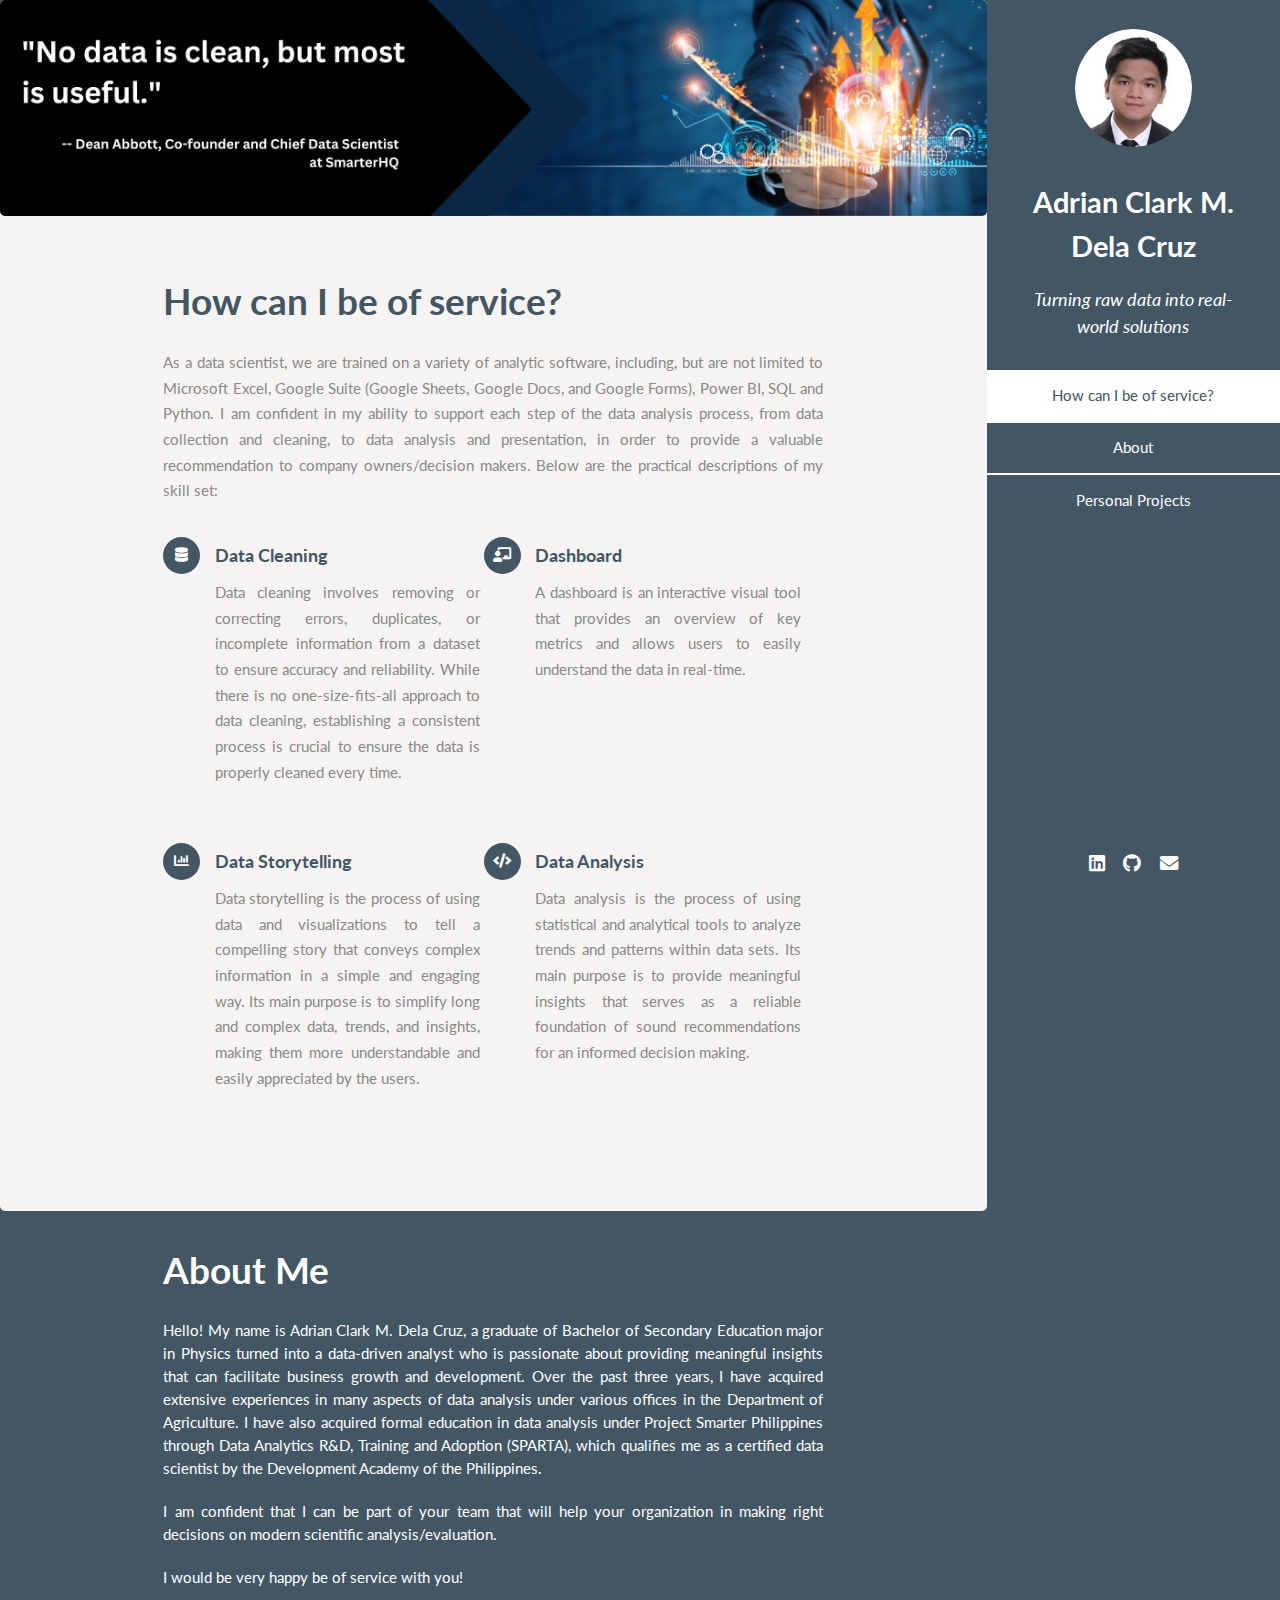
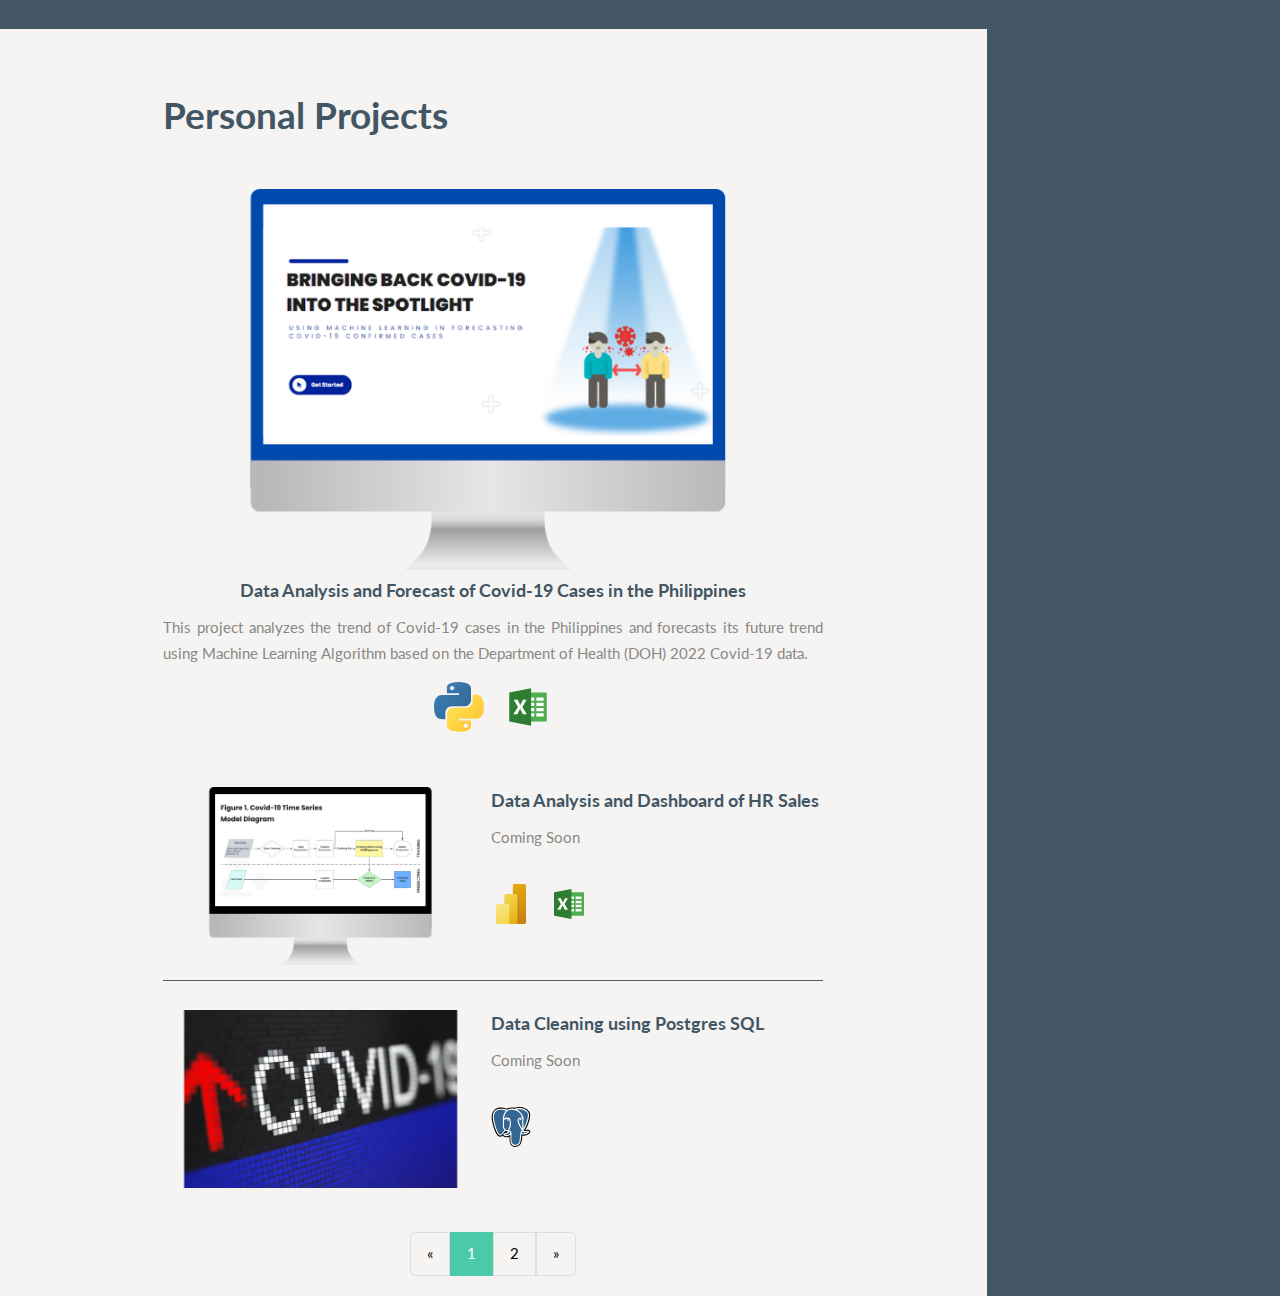
<file: index.html>
<!DOCTYPE HTML>
<!--
	Read Only by HTML5 UP
	html5up.net | @ajlkn
	Free for personal and commercial use under the CCA 3.0 license (html5up.net/license)
-->
<html>
	<head>
		<title>Adrian Clark M. Dela Cruz</title>
		<meta charset="utf-8" />
		<meta name="viewport" content="width=device-width, initial-scale=1, user-scalable=no" />
		<link rel="stylesheet" href="assets/css/main.css" />
	</head>
	<body class="is-preload">

		<!-- Header -->
			<section id="header">
				<header>
					<span class="image avatar"><img src="images/Profile Pic.jpg" alt="" /></span>
					<h2 id="logo" style="font-size: 2em;" ><a href="index.html">Adrian Clark M. Dela Cruz</a></h3>
					<p style="color:#FFFFFF ";>Turning raw data into
						real-world solutions</p>
				</header>
				<nav id="nav">
					<ul>
						<li><a href="#two">How can I be of service?</a></li>
						<li><a href="#one" class="active">About</a></li>
						<li><a href="#three">Personal Projects</a></li>
					</ul>
				</nav>
				<footer>
					<ul class="icons">
						<li><a target="_blank" href="https://www.linkedin.com/in/adrian-clark-dela-cruz-623870258/" class="icon brands fa-linkedin"><span class="label">Linkedin</span></a></li>
						<li><a target="_blank" href="https://github.com/adrianclarkdelacruz" class="icon brands fa-github"><span class="label">Github</span></a></li>
						<li><a target="_blank" href="mailto:adrianclark.delacruz.com" class="icon solid fa-envelope"><span class="label">Email</span></a></li>
					</ul>
				</footer>
			</section>

		<!-- Wrapper -->
			<div id="wrapper">

				<!-- Main -->
					<div id="main">

						<!-- One -->
						<section id="two" class="image fit" style="background-color:#F6F4F2;">
							<div  data-position="center">
								<img src="images/Website Banner.png " alt="" />
							</div>
							<div class="container">
								<h2 style="color: #425664; font-weight:bold;">How can I be of service?</h2>
								<p style="text-align: justify;"> As a data scientist, we are trained on a variety of analytic software, including, but are not limited to Microsoft Excel, Google Suite (Google Sheets, Google Docs, 
									and Google Forms), Power BI, SQL and Python.    I am confident in my ability to support each step of the data analysis process, from data collection and cleaning, to data analysis and presentation, 
									in order to provide a valuable recommendation to company owners/decision makers.   Below are the practical descriptions of my skill set: </p>
								<ul class="feature-icons">
									<li class="icon solid fa-database"> <h4 style="color:#425664;font-weight: bold;">Data Cleaning</h4> 
									<p style="text-align: justify;">Data cleaning involves removing or correcting errors, duplicates, or incomplete information from a dataset to ensure accuracy and reliability. While 
										there is no one-size-fits-all approach to data cleaning, establishing a consistent process is crucial to ensure the data is properly cleaned every time.</p>
									</li>

									<li class="icon solid fa-chalkboard-teacher"><h4 style="color:#425664;font-weight: bold;">Dashboard</h4>
										<p style="text-align: justify;">A dashboard is an interactive visual tool that provides an overview of key metrics and allows users to easily understand the data in real-time.</p>								
										</li>

										<li class="icon solid fa-chart-bar"><h4 style="color:#425664;font-weight: bold;">Data Storytelling</h4>
											<p style="text-align: justify;">Data storytelling is the process of using data and visualizations to tell a compelling story that conveys complex information in a simple and 
												engaging way. Its main purpose is to simplify long and complex data, trends, and insights, making them more understandable and easily appreciated by the users. </p>
											</li>
									
										<li class="icon solid fa-code">  <h4 style="color:#425664;font-weight: bold;">Data Analysis</h4>
									<p style="text-align: justify;"> Data analysis is the process of using statistical and analytical tools to analyze trends and patterns within data sets. Its main purpose is to provide
										 meaningful insights that serves as a reliable foundation of sound recommendations for an informed decision making. </p>
									</li>

								</ul>
							</div>
						</section>
						<!-- Two -->

							<section id="one" style="background-color:#425664; color:white;">
								<div class="container">
									<header style="margin-top: -60px;">
										<h2 style="color: #FFFFFF; font-weight:bold;">About Me</h2>
									</header>
									<p class="entry" style="color: #FFFFFF"> Hello! My name is Adrian Clark M. Dela Cruz, a graduate of Bachelor of Secondary Education major in Physics turned into a data-driven analyst who is passionate
										 about providing meaningful insights that can facilitate business growth and development. Over the past three years, I have acquired extensive experiences in many aspects of data analysis 
										 under various offices in the Department of Agriculture.  I have also acquired formal education in data analysis under Project Smarter Philippines through Data Analytics R&D, Training and
										  Adoption (SPARTA), which qualifies me as a certified data scientist by the Development Academy of the Philippines.</p>
									<p class="entry" style="color: #FFFFFF; padding-top: 10px;">
										I am confident that I can be part of your team that will help your organization in making right decisions on modern scientific analysis/evaluation.
									</p>
									<p class="entry" style="color: #FFFFFF; padding-top: 10px;">
										I would be very happy be of service with you!
										</p>
									
								</div>
							</section>

						<!-- Three -->
							<section id="three" style="background-color:#F6F4F2;">
								<div class="container">
									<h2 style="color: #425664; font-weight:bold;">Personal Projects</h2>
									<br>

									<article class="special">
										<a class="image" href="portfolioentry1.html"><img style="width: 100%;" src="images/Entry 1.png" alt="" /></a>
										<div class="inner">	
											<a href="portfolioentry1.html"> <h4 style="color: #425664; "> Data Analysis and Forecast of Covid-19 Cases in the Philippines</h4> </a>
											<p  style="margin-bottom: 15px; text-align: justify;" >This project analyzes the trend of Covid-19 cases in the Philippines and forecasts its future trend using 
												Machine Learning Algorithm based on the Department of Health (DOH) 2022 Covid-19 data.</p>
											
											<ul class="icons">
												<li><img src= "images/python-seeklogo.com.svg" width="50" height="50"></li>
												<li><img src= "images/icons8-microsoft-excel.svg" width="50" height="50"></li>
											</ul>
										</div>
									</article>

									<div class="features">
										<article  class="features" style="padding-top: 15px;">
											<a href="#" class="image"><img src="images/Covid 19 TV2.png" alt="" /></a>
											<div class="inner">
												<h4 style="color: #425664">Data Analysis and Dashboard of HR Sales</h4>
												<p>Coming Soon</p>
												<ul class="icons">
													<li><img src= "images/PowerBI_scalable.svg" width="40" height="40"></li>
													<li><img src= "images/icons8-microsoft-excel.svg" width="40" height="40"></li>
												</ul>
											</div>
										</article>
										<article class="features" style="border-top: solid 1px #54595d;">
											<a href="#" class="image"><img src="images/Covid Picture.png" alt="" /></a>
											<div class="inner">
												<h4 style="color: #425664">Data Cleaning using Postgres SQL</h4>
												<p>Coming Soon</p>
												<ul class="icons">
													<li><img src= "images/postqresql-seeklogo.com.svg" width="40" height="40"></li>
												</ul>
											</div>
										</article>
									</div>
								</div>
															
									<div class="pagination">
										<a href="#">&laquo;</a>
										<a class="active" href="index.html#three">1</a>
										<a href="#">2</a>
										<a href="#">&raquo;</a>
									</div>
							</section>

						<!-- Four -->
							
						<!-- Five -->
						<!--
							<section id="five">
								<div class="container">
									<h3>Elements</h3>

									<section>
										<h4>Text</h4>
										<p>This is <b>bold</b> and this is <strong>strong</strong>. This is <i>italic</i> and this is <em>emphasized</em>.
										This is <sup>superscript</sup> text and this is <sub>subscript</sub> text.
										This is <u>underlined</u> and this is code: <code>for (;;) { ... }</code>. Finally, <a href="#">this is a link</a>.</p>
										<hr />
										<header>
											<h4>Heading with a Subtitle</h4>
											<p>Lorem ipsum dolor sit amet nullam id egestas urna aliquam</p>
										</header>
										<p>Nunc lacinia ante nunc ac lobortis. Interdum adipiscing gravida odio porttitor sem non mi integer non faucibus ornare mi ut ante amet placerat aliquet. Volutpat eu sed ante lacinia sapien lorem accumsan varius montes viverra nibh in adipiscing blandit tempus accumsan.</p>
										<header>
											<h5>Heading with a Subtitle</h5>
											<p>Lorem ipsum dolor sit amet nullam id egestas urna aliquam</p>
										</header>
										<p>Nunc lacinia ante nunc ac lobortis. Interdum adipiscing gravida odio porttitor sem non mi integer non faucibus ornare mi ut ante amet placerat aliquet. Volutpat eu sed ante lacinia sapien lorem accumsan varius montes viverra nibh in adipiscing blandit tempus accumsan.</p>
										<hr />
										<h2>Heading Level 2</h2>
										<h3>Heading Level 3</h3>
										<h4>Heading Level 4</h4>
										<h5>Heading Level 5</h5>
										<h6>Heading Level 6</h6>
										<hr />
										<h5>Blockquote</h5>
										<blockquote>Fringilla nisl. Donec accumsan interdum nisi, quis tincidunt felis sagittis eget tempus euismod. Vestibulum ante ipsum primis in faucibus vestibulum. Blandit adipiscing eu felis iaculis volutpat ac adipiscing accumsan faucibus. Vestibulum ante ipsum primis in faucibus lorem ipsum dolor sit amet nullam adipiscing eu felis.</blockquote>
										<h5>Preformatted</h5>
										<pre><code>i = 0;

while (!deck.isInOrder()) {
    print 'Iteration ' + i;
    deck.shuffle();
    i++;
}

print 'It took ' + i + ' iterations to sort the deck.';</code></pre>
									</section>

									<section>
										<h4>Lists</h4>
										<div class="row">
											<div class="col-6 col-12-xsmall">
												<h5>Unordered</h5>
												<ul>
													<li>Dolor pulvinar etiam magna etiam.</li>
													<li>Sagittis adipiscing lorem eleifend.</li>
													<li>Felis enim feugiat dolore viverra.</li>
												</ul>
												<h5>Alternate</h5>
												<ul class="alt">
													<li>Dolor pulvinar etiam magna etiam.</li>
													<li>Sagittis adipiscing lorem eleifend.</li>
													<li>Felis enim feugiat dolore viverra.</li>
												</ul>
											</div>
											<div class="col-6 col-12-xsmall">
												<h5>Ordered</h5>
												<ol>
													<li>Dolor pulvinar etiam magna etiam.</li>
													<li>Etiam vel felis at lorem sed viverra.</li>
													<li>Felis enim feugiat dolore viverra.</li>
													<li>Dolor pulvinar etiam magna etiam.</li>
													<li>Etiam vel felis at lorem sed viverra.</li>
													<li>Felis enim feugiat dolore viverra.</li>
												</ol>
												<h5>Icons</h5>
												<ul class="icons">
													<li><a href="#" class="icon brands fa-twitter"><span class="label">Twitter</span></a></li>
													<li><a href="#" class="icon brands fa-facebook-f"><span class="label">Facebook</span></a></li>
													<li><a href="#" class="icon brands fa-instagram"><span class="label">Instagram</span></a></li>
													<li><a href="#" class="icon brands fa-github"><span class="label">Github</span></a></li>
													<li><a href="#" class="icon brands fa-dribbble"><span class="label">Dribbble</span></a></li>
													<li><a href="#" class="icon brands fa-tumblr"><span class="label">Tumblr</span></a></li>
												</ul>
											</div>
										</div>
										<h5>Actions</h5>
										<ul class="actions">
											<li><a href="#" class="button primary">Default</a></li>
											<li><a href="#" class="button">Default</a></li>
											<li><a href="#" class="button alt">Default</a></li>
										</ul>
										<ul class="actions small">
											<li><a href="#" class="button primary small">Small</a></li>
											<li><a href="#" class="button small">Small</a></li>
											<li><a href="#" class="button alt small">Small</a></li>
										</ul>
										<div class="row">
											<div class="col-3 col-6-medium col-12-xsmall">
												<ul class="actions stacked">
													<li><a href="#" class="button primary">Default</a></li>
													<li><a href="#" class="button">Default</a></li>
													<li><a href="#" class="button alt">Default</a></li>
												</ul>
											</div>
											<div class="col-3 col-6 col-12-xsmall">
												<ul class="actions stacked">
													<li><a href="#" class="button primary small">Small</a></li>
													<li><a href="#" class="button small">Small</a></li>
													<li><a href="#" class="button alt small">Small</a></li>
												</ul>
											</div>
											<div class="col-3 col-6-medium col-12-xsmall">
												<ul class="actions stacked">
													<li><a href="#" class="button primary fit">Default</a></li>
													<li><a href="#" class="button fit">Default</a></li>
													<li><a href="#" class="button alt fit">Default</a></li>
												</ul>
											</div>
											<div class="col-3 col-6-medium col-12-xsmall">
												<ul class="actions stacked">
													<li><a href="#" class="button primary small fit">Small</a></li>
													<li><a href="#" class="button small fit">Small</a></li>
													<li><a href="#" class="button alt small fit">Small</a></li>
												</ul>
											</div>
										</div>
									</section>

									<section>
										<h4>Table</h4>
										<h5>Default</h5>
										<div class="table-wrapper">
											<table>
												<thead>
													<tr>
														<th>Name</th>
														<th>Description</th>
														<th>Price</th>
													</tr>
												</thead>
												<tbody>
													<tr>
														<td>Item One</td>
														<td>Ante turpis integer aliquet porttitor.</td>
														<td>29.99</td>
													</tr>
													<tr>
														<td>Item Two</td>
														<td>Vis ac commodo adipiscing arcu aliquet.</td>
														<td>19.99</td>
													</tr>
													<tr>
														<td>Item Three</td>
														<td> Morbi faucibus arcu accumsan lorem.</td>
														<td>29.99</td>
													</tr>
													<tr>
														<td>Item Four</td>
														<td>Vitae integer tempus condimentum.</td>
														<td>19.99</td>
													</tr>
													<tr>
														<td>Item Five</td>
														<td>Ante turpis integer aliquet porttitor.</td>
														<td>29.99</td>
													</tr>
												</tbody>
												<tfoot>
													<tr>
														<td colspan="2"></td>
														<td>100.00</td>
													</tr>
												</tfoot>
											</table>
										</div>

										<h5>Alternate</h5>
										<div class="table-wrapper">
											<table class="alt">
												<thead>
													<tr>
														<th>Name</th>
														<th>Description</th>
														<th>Price</th>
													</tr>
												</thead>
												<tbody>
													<tr>
														<td>Item One</td>
														<td>Ante turpis integer aliquet porttitor.</td>
														<td>29.99</td>
													</tr>
													<tr>
														<td>Item Two</td>
														<td>Vis ac commodo adipiscing arcu aliquet.</td>
														<td>19.99</td>
													</tr>
													<tr>
														<td>Item Three</td>
														<td> Morbi faucibus arcu accumsan lorem.</td>
														<td>29.99</td>
													</tr>
													<tr>
														<td>Item Four</td>
														<td>Vitae integer tempus condimentum.</td>
														<td>19.99</td>
													</tr>
													<tr>
														<td>Item Five</td>
														<td>Ante turpis integer aliquet porttitor.</td>
														<td>29.99</td>
													</tr>
												</tbody>
												<tfoot>
													<tr>
														<td colspan="2"></td>
														<td>100.00</td>
													</tr>
												</tfoot>
											</table>
										</div>
									</section>

									<section>
										<h4>Buttons</h4>
										<ul class="actions">
											<li><a href="#" class="button primary">Primary</a></li>
											<li><a href="#" class="button">Default</a></li>
											<li><a href="#" class="button alt">Alternate</a></li>
										</ul>
										<ul class="actions">
											<li><a href="#" class="button primary large">Large</a></li>
											<li><a href="#" class="button">Default</a></li>
											<li><a href="#" class="button alt small">Small</a></li>
										</ul>
										<ul class="actions fit">
											<li><a href="#" class="button primary fit">Fit</a></li>
											<li><a href="#" class="button fit">Fit</a></li>
											<li><a href="#" class="button alt fit">Fit</a></li>
										</ul>
										<ul class="actions fit small">
											<li><a href="#" class="button primary fit small">Fit + Small</a></li>
											<li><a href="#" class="button fit small">Fit + Small</a></li>
											<li><a href="#" class="button alt fit small">Fit + Small</a></li>
										</ul>
										<ul class="actions">
											<li><a href="#" class="button primary icon solid fa-download">Icon</a></li>
											<li><a href="#" class="button icon solid fa-download">Icon</a></li>
											<li><a href="#" class="button alt icon solid fa-check">Icon</a></li>
										</ul>
										<ul class="actions">
											<li><span class="button primary disabled">Primary</span></li>
											<li><span class="button disabled">Default</span></li>
											<li><span class="button alt disabled">Alternate</span></li>
										</ul>
									</section>

									<section>
										<h4>Form</h4>
										<form method="post" action="#">
											<div class="row gtr-uniform">
												<div class="col-6 col-12-xsmall">
													<input type="text" name="demo-name" id="demo-name" value="" placeholder="Name" />
												</div>
												<div class="col-6 col-12-xsmall">
													<input type="email" name="demo-email" id="demo-email" value="" placeholder="Email" />
												</div>
												<div class="col-12">
													<select name="demo-category" id="demo-category">
														<option value="">- Category -</option>
														<option value="1">Manufacturing</option>
														<option value="1">Shipping</option>
														<option value="1">Administration</option>
														<option value="1">Human Resources</option>
													</select>
												</div>
												<div class="col-4 col-12-medium">
													<input type="radio" id="demo-priority-low" name="demo-priority" checked>
													<label for="demo-priority-low">Low Priority</label>
												</div>
												<div class="col-4 col-12-medium">
													<input type="radio" id="demo-priority-normal" name="demo-priority">
													<label for="demo-priority-normal">Normal Priority</label>
												</div>
												<div class="col-4 col-12-medium">
													<input type="radio" id="demo-priority-high" name="demo-priority">
													<label for="demo-priority-high">High Priority</label>
												</div>
												<div class="col-6 col-12-medium">
													<input type="checkbox" id="demo-copy" name="demo-copy">
													<label for="demo-copy">Email me a copy of this message</label>
												</div>
												<div class="col-6 col-12-medium">
													<input type="checkbox" id="demo-human" name="demo-human" checked>
													<label for="demo-human">I am a human and not a robot</label>
												</div>
												<div class="col-12">
													<textarea name="demo-message" id="demo-message" placeholder="Enter your message" rows="6"></textarea>
												</div>
												<div class="col-12">
													<ul class="actions">
														<li><input type="submit" value="Send Message" /></li>
														<li><input type="reset" value="Reset" class="alt" /></li>
													</ul>
												</div>
											</div>
										</form>
									</section>

									<section>
										<h4>Image</h4>
										<h5>Fit</h5>
										<span class="image fit"><img src="images/banner.jpg" alt="" /></span>
										<div class="box alt">
											<div class="row gtr-50 gtr-uniform">
												<div class="col-4"><span class="image fit"><img src="images/pic01.jpg" alt="" /></span></div>
												<div class="col-4"><span class="image fit"><img src="images/pic02.jpg" alt="" /></span></div>
												<div class="col-4"><span class="image fit"><img src="images/pic03.jpg" alt="" /></span></div>
												<div class="col-4"><span class="image fit"><img src="images/pic02.jpg" alt="" /></span></div>
												<div class="col-4"><span class="image fit"><img src="images/pic03.jpg" alt="" /></span></div>
												<div class="col-4"><span class="image fit"><img src="images/pic01.jpg" alt="" /></span></div>
												<div class="col-4"><span class="image fit"><img src="images/pic03.jpg" alt="" /></span></div>
												<div class="col-4"><span class="image fit"><img src="images/pic01.jpg" alt="" /></span></div>
												<div class="col-4"><span class="image fit"><img src="images/pic02.jpg" alt="" /></span></div>
											</div>
										</div>
										<h5>Left &amp; Right</h5>
										<p><span class="image left"><img src="images/avatar.jpg" alt="" /></span>Fringilla nisl. Donec accumsan interdum nisi, quis tincidunt felis sagittis eget. tempus euismod. Vestibulum ante ipsum primis in faucibus vestibulum. Blandit adipiscing eu felis iaculis volutpat ac adipiscing accumsan eu faucibus. Integer ac pellentesque praesent tincidunt felis sagittis eget. tempus euismod. Vestibulum ante ipsum primis in faucibus vestibulum. Blandit adipiscing eu felis iaculis volutpat ac adipiscing accumsan eu faucibus. Integer ac pellentesque praesent. Donec accumsan interdum nisi, quis tincidunt felis sagittis eget. tempus euismod. Vestibulum ante ipsum primis in faucibus vestibulum. Blandit adipiscing eu felis iaculis volutpat ac adipiscing accumsan eu faucibus. Integer ac pellentesque praesent tincidunt felis sagittis eget. tempus euismod. Vestibulum ante ipsum primis in faucibus vestibulum. Blandit adipiscing eu felis iaculis volutpat ac adipiscing accumsan eu faucibus. Integer ac pellentesque praesent.</p>
										<p><span class="image right"><img src="images/avatar.jpg" alt="" /></span>Fringilla nisl. Donec accumsan interdum nisi, quis tincidunt felis sagittis eget. tempus euismod. Vestibulum ante ipsum primis in faucibus vestibulum. Blandit adipiscing eu felis iaculis volutpat ac adipiscing accumsan eu faucibus. Integer ac pellentesque praesent tincidunt felis sagittis eget. tempus euismod. Vestibulum ante ipsum primis in faucibus vestibulum. Blandit adipiscing eu felis iaculis volutpat ac adipiscing accumsan eu faucibus. Integer ac pellentesque praesent. Donec accumsan interdum nisi, quis tincidunt felis sagittis eget. tempus euismod. Vestibulum ante ipsum primis in faucibus vestibulum. Blandit adipiscing eu felis iaculis volutpat ac adipiscing accumsan eu faucibus. Integer ac pellentesque praesent tincidunt felis sagittis eget. tempus euismod. Vestibulum ante ipsum primis in faucibus vestibulum. Blandit adipiscing eu felis iaculis volutpat ac adipiscing accumsan eu faucibus. Integer ac pellentesque praesent.</p>
									</section>

								</div>
							</section>
						-->

					</div>

				<!-- Footer -->
					

			</div>


		<!-- Scripts -->
			<script src="assets/js/jquery.min.js"></script>
			<script src="assets/js/jquery.scrollex.min.js"></script>
			<script src="assets/js/jquery.scrolly.min.js"></script>
			<script src="assets/js/browser.min.js"></script>
			<script src="assets/js/breakpoints.min.js"></script>
			<script src="assets/js/util.js"></script>
			<script src="assets/js/main.js"></script>

	</body>
</html>
</file>
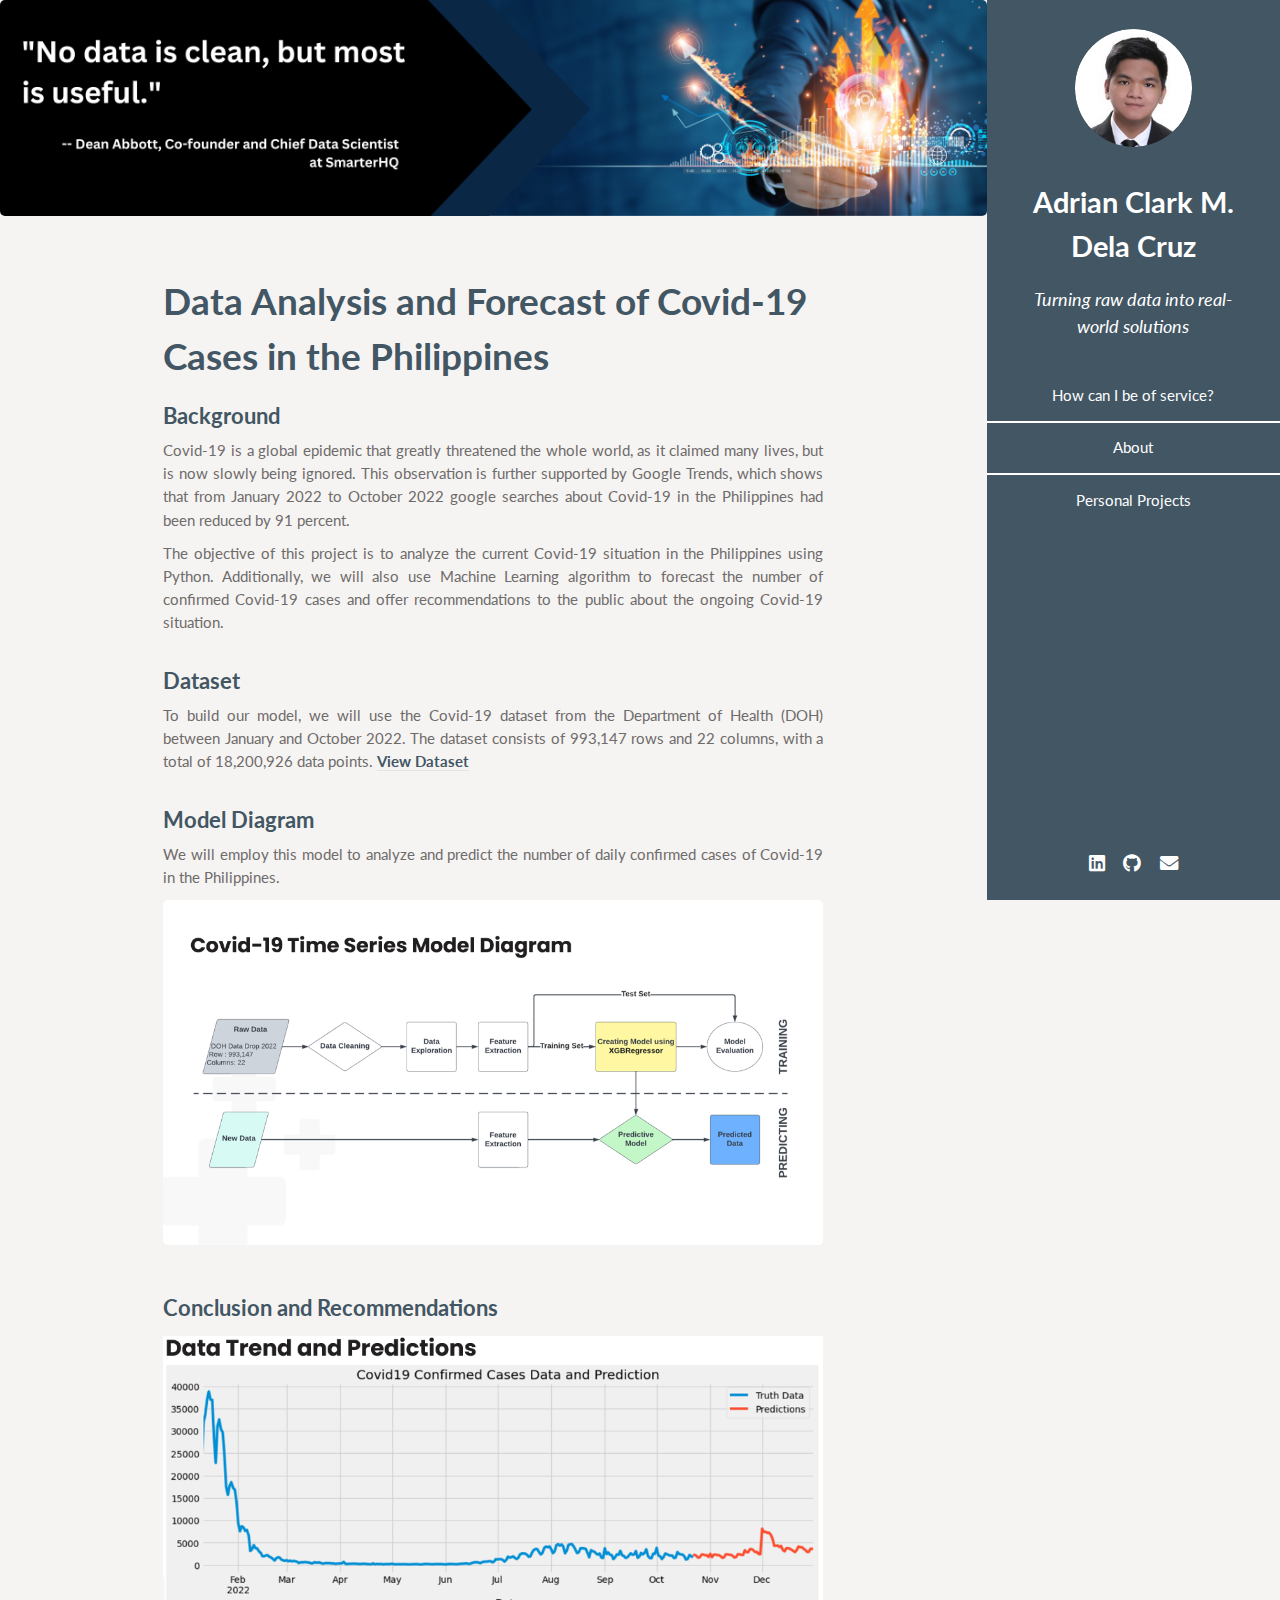
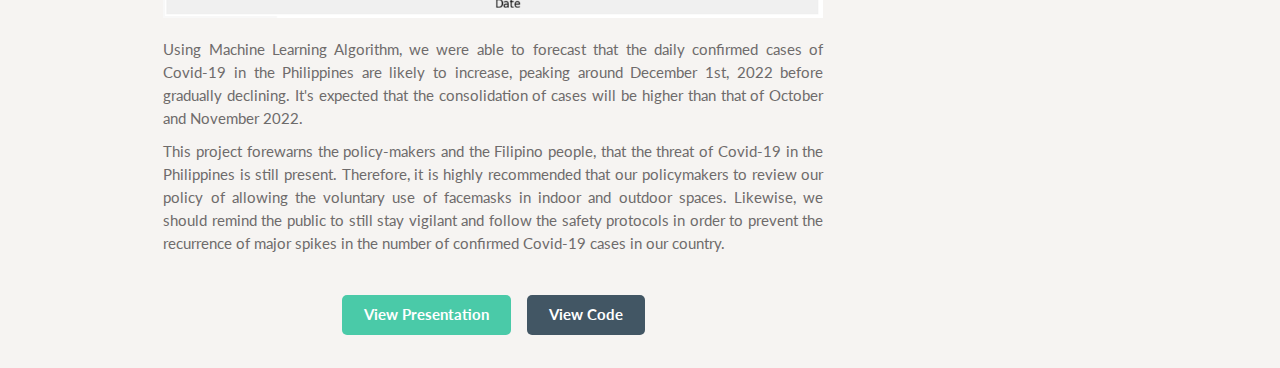
<file: portfolioentry1.html>
<!DOCTYPE HTML>

<html>
	<head>
		<title>Data Analysis and Forecasting of Covid-19 Cases in the Philippines</title>
		<meta charset="utf-8" />
		<meta name="viewport" content="width=device-width, initial-scale=1, user-scalable=no" />
		<link rel="stylesheet" href="assets/css/main.css" />
	</head>
	<body class="is-preload" style="background-color:#F6F4F2;" >

		<!-- Header -->
			<section id="header">
				<header>
					<span class="image avatar"><img src="images/Profile Pic.jpg" alt=""></span>
					<h2 id="logo" style="font-size: 2em;"><a href="index.html">Adrian Clark M. Dela Cruz</a></h2>
					<p style="color:#FFFFFF">Turning raw data into
						real-world solutions</p>
				</header>
				<nav id="nav">
					<ul>
						<li><a href="index.html#two">How can I be of service?</a></li>
						<li><a href="index.html#one">About</a></li>
						<li><a href="index.html#three">Personal Projects</a></li>
					</ul>
				</nav>
				<footer>
					<ul class="icons">
						<li><a target="_blank" href="https://www.linkedin.com/in/adrian-clark-dela-cruz-623870258/" class="icon brands fa-linkedin"><span class="label">Linkedin</span></a></li>
						<li><a target="_blank" href="https://github.com/adrianclarkdelacruz" class="icon brands fa-github"><span class="label">Github</span></a></li>
						<li><a target="_blank" href="mailto:adrianclark.delacruz.com" class="icon solid fa-envelope"><span class="label">Email</span></a></li>
					</ul>
				</footer>
			</section>

		<!-- Wrapper -->
			<div id="wrapper" style="background-color:#F6F4F2;">

				<!-- Main -->
					<div id="main" >

						<!-- One -->
						<section class="image fit" >
							<div data-position="center">
								<img src="images/Website Banner.png" alt="" />
							</div>
							<div class="container"> 
								<h2 style="color:#425664;"> Data Analysis and Forecast of Covid-19 Cases in the Philippines</h2>
								
								<h1 style="font-size: 1.5em;color:#425664">Background</h1>

								<p class="entry"> Covid-19 is a global epidemic that greatly threatened the whole world, as it claimed many lives, 
									but is now slowly being ignored. This observation is further supported by Google Trends, which shows that from January 2022 to October 2022 google searches about Covid-19 in 
									the Philippines had been reduced by 91 percent. 
								</p>
								<p class="entry">
									The objective of this project is to analyze the current Covid-19 situation in the Philippines using Python. 
									Additionally, we will also use Machine Learning algorithm to forecast the number of confirmed Covid-19 cases and offer recommendations 
									to the public about the ongoing Covid-19 situation.
								</p>
								<br>

								<h1 style="font-size: 1.5em;color:#425664">Dataset</h1>
								<p class="entry"> 
									To build our model, we will use the Covid-19 dataset from the Department of Health (DOH) between January and October 2022. The dataset consists of 993,147 rows and 22 columns, 
									with a total of 18,200,926 data points. <a target="_blank" style="color: #425664;font-weight: bolder;" href="https://drive.google.com/file/d/1zPOOhaLuKyVSXz0t8u70apYkWEjseTog/view?usp=sharing
									">View Dataset</a> </p> 
								<br>

								<h1 style="font-size: 1.5em;color:#425664">Model Diagram</h1>
								<p class="entry"> 
									We will employ this model to analyze and predict the number of daily confirmed cases of Covid-19 in the Philippines.</p>
								<img src="images/Covid-19 Model.png" style="display: block; width: 100%;"> 
								<br>
								<br>

								<h1 style="font-size: 1.5em;color:#425664">Conclusion and Recommendations</h1>
								<img src="images/Trend and Predictions.png" style="display: block; width: 100%; padding-bottom: 20px; padding-top: 5px;"> 
								<p class="entry">
									Using Machine Learning Algorithm, we were able to forecast that the daily confirmed cases of Covid-19 in the Philippines are likely to increase, peaking around December 1st, 2022 before 
									gradually declining. It's expected that the consolidation of cases will be higher than that of October and November 2022.
								</p>
								<p class="entry">  
									This project forewarns the policy-makers and the Filipino people, that the threat of Covid-19 in the Philippines is still present.   
									Therefore, it is highly recommended that our policymakers to review our policy of allowing the voluntary use of facemasks in indoor and outdoor spaces.  
									Likewise, we should remind the public to still stay vigilant and follow the safety protocols in order to prevent the recurrence of major spikes in the number 
									of confirmed Covid-19 cases in our country.
								</p>
								
							</div>
							<div>
							<ul class="actions special">
								<li><a href="PDF Presentation.pdf" target="_blank" class="button primary">View Presentation</a></li>
								<li><a href="https://github.com/adrianclarkdelacruz/portfolioprojects/tree/main/Data%20Analysis%20and%20Forcasting%20using%20Python%20(Covid-19)" class="button" target="_blank" style="background-color:#425664;">View Code</a></li>
							</ul>
							</div>	
						</section>
					</div>
			</div>

		<!-- Scripts -->
		<script src="assets/js/jquery.min.js"></script>
		<script src="assets/js/jquery.scrollex.min.js"></script>
		<script src="assets/js/jquery.scrolly.min.js"></script>
		<script src="assets/js/browser.min.js"></script>
		<script src="assets/js/breakpoints.min.js"></script>
		<script src="assets/js/util.js"></script>
		<script src="assets/js/main.js"></script>
				

	</body>
</html>
</file>
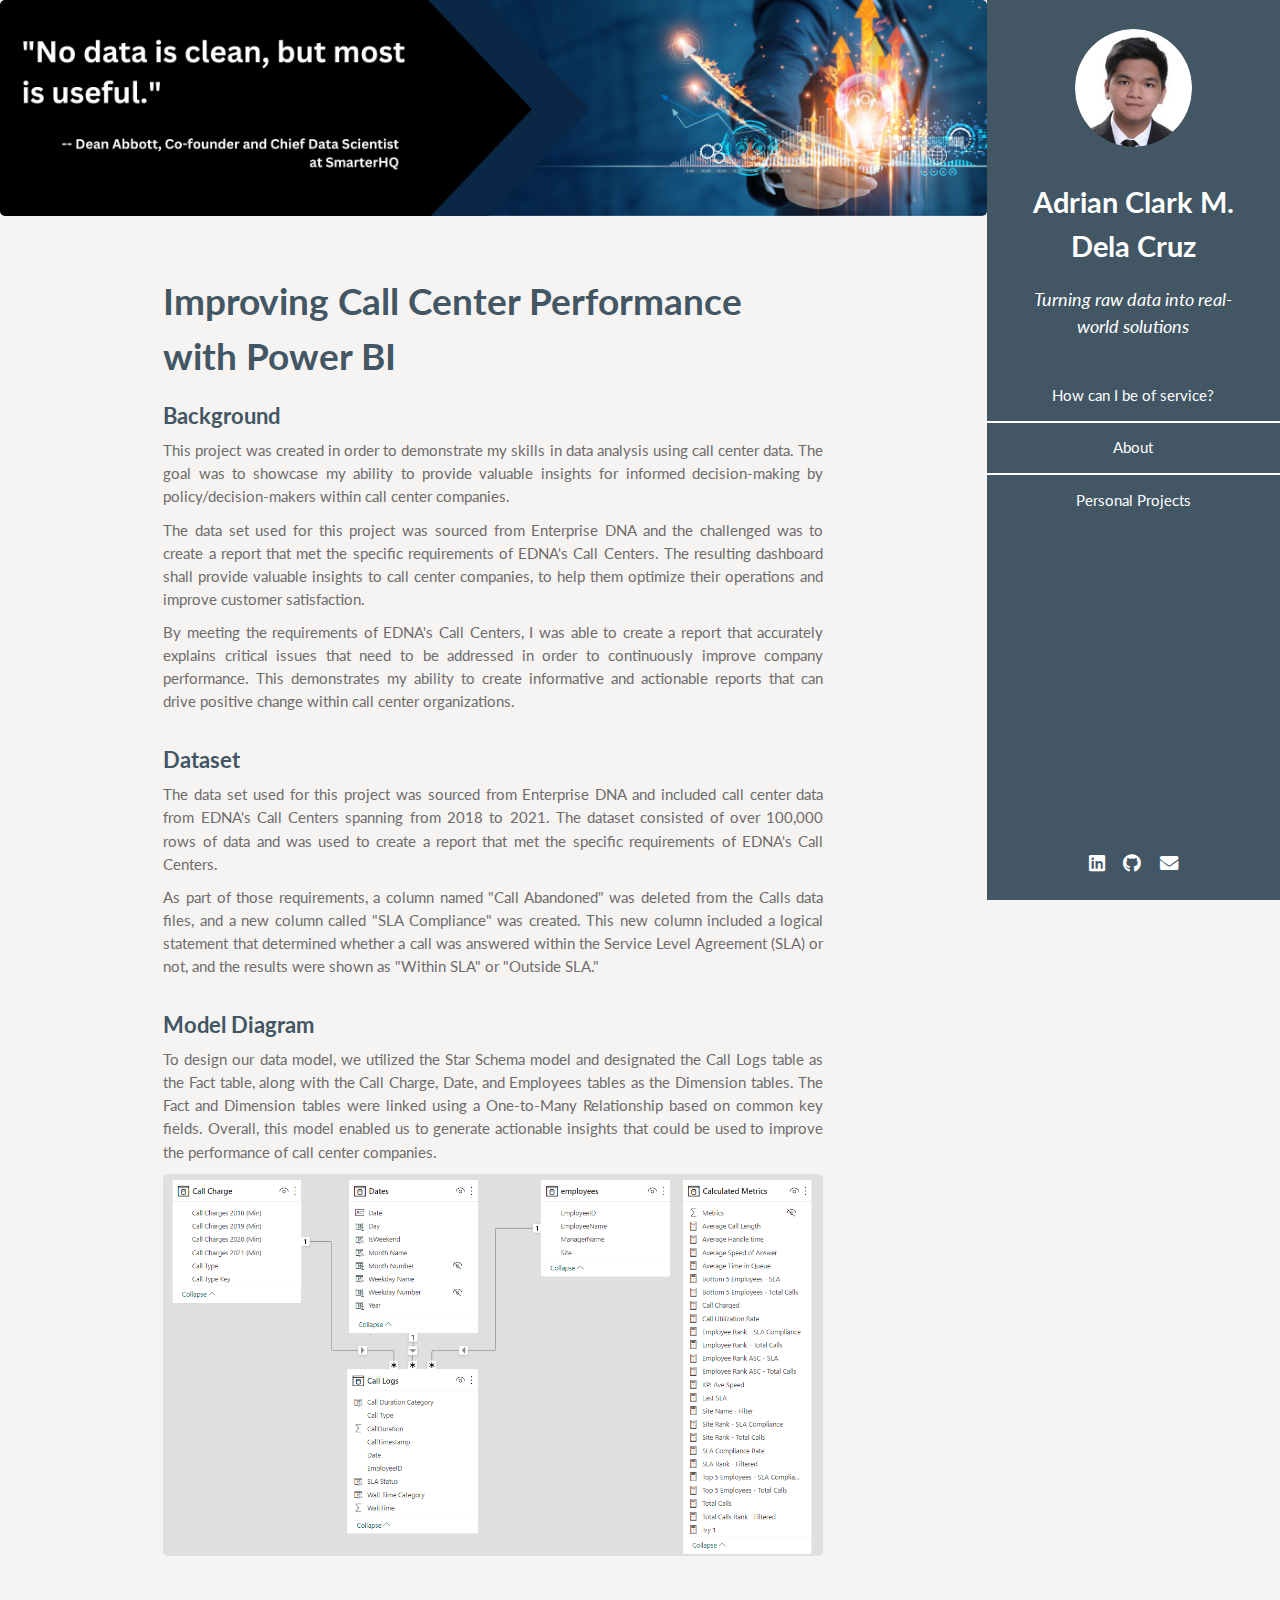
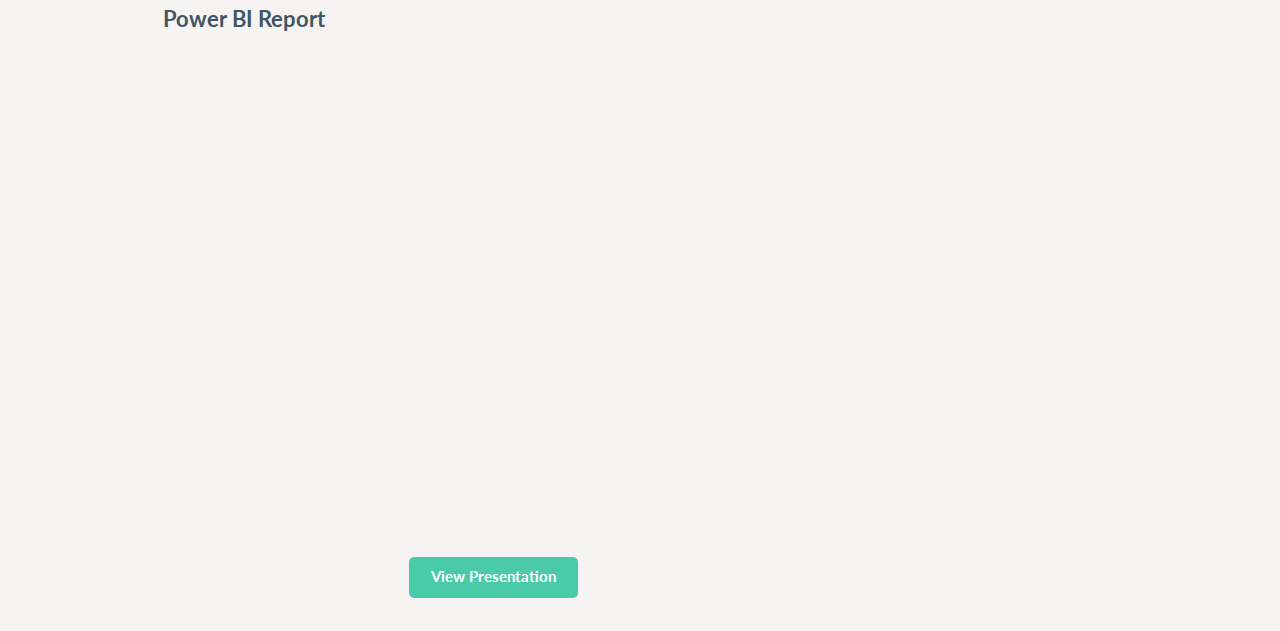
<file: portfolioentry2.html>
<!DOCTYPE HTML>

<html>
	<head>
		<title>Improving Call Center Performance with Power BI</title>
		<meta charset="utf-8" />
		<meta name="viewport" content="width=device-width, initial-scale=1, user-scalable=no" />
		<link rel="stylesheet" href="assets/css/main.css"/>
	</head>
	<body class="is-preload" style="background-color:#F6F4F2;" >

		<!-- Header -->
			<section id="header">
				<header>
					<span class="image avatar"><img src="images/Profile Pic.jpg" alt=""></span>
					<h2 id="logo" style="font-size: 2em;"><a href="index.html">Adrian Clark M. Dela Cruz</a></h2>
					<p style="color:#FFFFFF">Turning raw data into
						real-world solutions</p>
				</header>
				<nav id="nav">
					<ul>
						<li><a href="index.html#two">How can I be of service?</a></li>
						<li><a href="index.html#one">About</a></li>
						<li><a href="index.html#three">Personal Projects</a></li>
					</ul>
				</nav>
				<footer>
					<ul class="icons">
						<li><a target="_blank" href="https://www.linkedin.com/in/adrian-clark-dela-cruz-623870258/" class="icon brands fa-linkedin"><span class="label">Linkedin</span></a></li>
						<li><a target="_blank" href="https://github.com/adrianclarkdelacruz" class="icon brands fa-github"><span class="label">Github</span></a></li>
						<li><a target="_blank" href="mailto:adrianclark.delacruz.com" class="icon solid fa-envelope"><span class="label">Email</span></a></li>
					</ul>
				</footer>
			</section>

		<!-- Wrapper -->
			<div id="wrapper" style="background-color:#F6F4F2;">

				<!-- Main -->
					<div id="main" >

						<!-- One -->
						<section class="image fit" >
							<div data-position="center">
								<img src="images/Website Banner.png" alt="" />
							</div>
							<div class="container"> 
								<h2 style="color:#425664;">Improving Call Center Performance with Power BI</h2>
								
								<h1 style="font-size: 1.5em;color:#425664">Background</h1>

								<p class="entry"> This project was created in order to demonstrate my skills in data analysis using call center data. The goal was to showcase 
									my ability to provide valuable insights for informed decision-making by policy/decision-makers within call center companies.
								</p>
								<p class="entry">
									The data set used for this project was sourced from Enterprise DNA and the challenged was to create a report that met the specific requirements 
									of EDNA's Call Centers. The resulting dashboard shall provide valuable insights to call center companies, to help them optimize their operations 
									and improve customer satisfaction.
								</p>
								<p class="entry">
									By meeting the requirements of EDNA's Call Centers, I was able to create a report that accurately explains critical issues that need to be 
									addressed in order to continuously improve company performance. This demonstrates my ability to create informative and actionable reports that 
									can drive positive change within call center organizations.
								</p>
								<br>

								<h1 style="font-size: 1.5em;color:#425664">Dataset</h1>
								<p class="entry"> 
									The data set used for this project was sourced from Enterprise DNA and included call center data from EDNA's Call Centers spanning from 2018 to 
									2021. The dataset consisted of over 100,000 rows of data and was used to create a report that met the specific requirements of EDNA's Call Centers.
								</p>
								<p class="entry"> 
									As part of those requirements, a column named "Call Abandoned" was deleted from the Calls data files, and a new column called "SLA Compliance" was 
									created. This new column included a logical statement that determined whether a call was answered within the Service Level Agreement (SLA) or not, 
									and the results were shown as "Within SLA" or "Outside SLA."
								</p>  
								<br>

								<h1 style="font-size: 1.5em;color:#425664">Model Diagram</h1>
								<p class="entry"> 
									To design our data model, we utilized the Star Schema model and designated the Call Logs table as the Fact table, along with the Call Charge, Date, 
									and Employees tables as the Dimension tables. The Fact and Dimension tables were linked using a One-to-Many Relationship based on common key fields. 
									Overall, this model enabled us to generate actionable insights that could be used to improve the performance of call center companies.</p>
								<img src="images/Call Center Model.png" style="display: block; width: 100%;"> 
								<br>
								<br>

								<h1 style="font-size: 1.5em;color:#425664">Power BI Report</h1>

								<iframe title="Call Center - Performance Dashboard" width="800" height="486" src="https://app.powerbi.com/view?r=eyJrIjoiZTAxMTM0NDEtNGRiOC00YzUwLWJkYmUt
								YmRkZjEzMDYyZWVmIiwidCI6ImYzNGEzNWJkLWE2NWQtNDYwNS1iMGZhLWQyNTcxZjgzMWY1ZSIsImMiOjEwfQ%3D%3D" frameborder="0" 
								allowFullScreen="true" style="display: block; width: 100%"></iframe>
								
							</div>
							<div>
							<ul class="actions special">
								<li><a href="Improving Call Center Performance with Power BI.pdf" target="_blank" class="button primary">View Presentation</a></li>
							</ul>
							</div>	
						</section>
					</div>
			</div>

		<!-- Scripts -->
		<script src="assets/js/jquery.min.js"></script>
		<script src="assets/js/jquery.scrollex.min.js"></script>
		<script src="assets/js/jquery.scrolly.min.js"></script>
		<script src="assets/js/browser.min.js"></script>
		<script src="assets/js/breakpoints.min.js"></script>
		<script src="assets/js/util.js"></script>
		<script src="assets/js/main.js"></script>
				

	</body>
</html>
</file>
<file: assets/css/main.css>
@import url("fontawesome-all.min.css");
@import url("https://fonts.googleapis.com/css?family=Lato:400,400italic,700,700italic|Source+Code+Pro:400");

/*
	Read Only by HTML5 UP
	html5up.net | @ajlkn
	Free for personal and commercial use under the CCA 3.0 license (html5up.net/license)
*/



html, body, div, span, applet, object,
iframe, h1, h2, h3, h4, h5, h6, p, blockquote,
pre, a, abbr, acronym, address, big, cite,
code, del, dfn, em, img, ins, kbd, q, s, samp,
small, strike, strong, sub, sup, tt, var, b,
u, i, center, dl, dt, dd, ol, ul, li, fieldset,
form, label, legend, table, caption, tbody,
tfoot, thead, tr, th, td, article, aside,
canvas, details, embed, figure, figcaption,
footer, header, hgroup, menu, nav, output, ruby,
section, summary, time, mark, audio, video {
	margin: 0;
	padding: 0;
	border: 0;
	font-size: 100%;
	font: inherit;
	vertical-align: baseline;}

article, aside, details, figcaption, figure,
footer, header, hgroup, menu, nav, section {
	display: block;}

	.pagination {
		display: table;
		margin: auto;
		padding-bottom: 20px;
		
	  }
	  
	  .pagination a {
		color: black;
		float: left;
		padding: 8px 16px;
		text-decoration: none;
		border: 1px solid #ddd;
		}
	  
	  .pagination a.active {
		background-color: #4acaa8;
		color: white;
		border: 1px solid #4acaa8;
	  }
	  
	  .pagination a:hover:not(.active) {background-color: #ddd;}
	  
	  .pagination a:first-child {
		border-top-left-radius: 5px;
		border-bottom-left-radius: 5px;
	  }
	  
	  .pagination a:last-child {
		border-top-right-radius: 5px;
		border-bottom-right-radius: 5px;
	  }

body {
	line-height: 1;
}

ol, ul {
	list-style: none;
}

blockquote, q {
	quotes: none;
}

	blockquote:before, blockquote:after, q:before, q:after {
		content: '';
		content: none;
	}

table {
	border-collapse: collapse;
	border-spacing: 0;
}

body {
	-webkit-text-size-adjust: none;
}

mark {
	background-color: transparent;
	color: inherit;
}

input::-moz-focus-inner {
	border: 0;
	padding: 0;
}

input, select, textarea {
	-moz-appearance: none;
	-webkit-appearance: none;
	-ms-appearance: none;
	appearance: none;
}

/* Basic */

	html {
		box-sizing: border-box;
	}

	*, *:before, *:after {
		box-sizing: inherit;
	}

	body {
		background: #fff;
	}

		body.is-preload *, body.is-preload *:before, body.is-preload *:after {
			-moz-animation: none !important;
			-webkit-animation: none !important;
			-ms-animation: none !important;
			animation: none !important;
			-moz-transition: none !important;
			-webkit-transition: none !important;
			-ms-transition: none !important;
			transition: none !important;
		}

	body, input, select, textarea {
		color: #888;
		font-family: "Lato", sans-serif;
		font-size: 16pt;
		font-weight: 400;
		line-height: 1.75em;
	}

	a {
		-moz-transition: color 0.2s ease-in-out, border-color 0.2s ease-in-out;
		-webkit-transition: color 0.2s ease-in-out, border-color 0.2s ease-in-out;
		-ms-transition: color 0.2s ease-in-out, border-color 0.2s ease-in-out;
		transition: color 0.2s ease-in-out, border-color 0.2s ease-in-out;
		border-bottom: solid 1px #e4e4e4;
		color: inherit;
		text-decoration: none;
	}

		a:hover {
			border-bottom-color: transparent;
			color: #4acaa8 !important;
		}

	strong, b {
		color: #777;
		font-weight: 700;
	}

	em, i {
		font-style: italic;
	}

	p {
		margin: 0 0 2.25em 0;
	}

	h1, h2, h3, h4, h5, h6 {
		color: #777;
		font-weight: 700;
		line-height: 1em;
		margin: 0 0 0.5625em 0;
	}

		h1 a, h2 a, h3 a, h4 a, h5 a, h6 a {
			border: 0;
			color: inherit;
			text-decoration: none;
		}

	h2 {
		font-size: 2.5em;
		line-height: 1.5em;
	}

	h3 {
		font-size: 1.75em;
		line-height: 1.5em;
	}

	h4 {
		font-size: 1.25em;
		line-height: 1.5em;
	}

	h5 {
		font-size: 0.9em;
		line-height: 1.5em;
	}

	h6 {
		font-size: 0.7em;
		line-height: 1.5em;
	}

	sub {
		font-size: 0.8em;
		position: relative;
		top: 0.5em;
	}

	sup {
		font-size: 0.8em;
		position: relative;
		top: -0.5em;
	}

	hr {
		border: 0;
		border-bottom: solid 2px #f4f4f4;
		margin: 2.25em 0;
	}

		hr.major {
			margin: 3.375em 0;
		}

	blockquote {
		border-left: solid 8px #e4e4e4;
		font-style: italic;
		margin: 0 0 2.25em 0;
		padding: 0.5em 0 0.5em 2em;
	}

	code {
		background: #555;
		border-radius: 5px;
		color: #fff;
		font-family: "Source Code Pro", monospace;
		font-size: 0.9em;
		margin: 0 0.25em;
		padding: 0.25em 0.65em;
	}

	pre {
		font-family: "Source Code Pro", monospace;
		font-size: 0.9em;
		margin: 0 0 2.25em 0;
	}

		pre code {
			-webkit-overflow-scrolling: touch;
			display: block;
			line-height: 1.5em;
			overflow-x: auto;
			padding: 1em 1.5em;
		}

	.align-left {
		text-align: left;
	}

	.align-center {
		text-align: center;
	}

	.align-right {
		text-align: right;
	}

/* Row */

	.row {
		display: flex;
		flex-wrap: wrap;
		box-sizing: border-box;
		align-items: stretch;
	}

		.row > * {
			box-sizing: border-box;
		}

		.row.gtr-uniform > * > :last-child {
			margin-bottom: 0;
		}

		.row.aln-left {
			justify-content: flex-start;
		}

		.row.aln-center {
			justify-content: center;
		}

		.row.aln-right {
			justify-content: flex-end;
		}

		.row.aln-top {
			align-items: flex-start;
		}

		.row.aln-middle {
			align-items: center;
		}

		.row.aln-bottom {
			align-items: flex-end;
		}

		.row > .imp {
			order: -1;
		}

		.row > .col-1 {
			width: 8.33333%;
		}

		.row > .off-1 {
			margin-left: 8.33333%;
		}

		.row > .col-2 {
			width: 16.66667%;
		}

		.row > .off-2 {
			margin-left: 16.66667%;
		}

		.row > .col-3 {
			width: 25%;
		}

		.row > .off-3 {
			margin-left: 25%;
		}

		.row > .col-4 {
			width: 33.33333%;
		}

		.row > .off-4 {
			margin-left: 33.33333%;
		}

		.row > .col-5 {
			width: 41.66667%;
		}

		.row > .off-5 {
			margin-left: 41.66667%;
		}

		.row > .col-6 {
			width: 50%;
		}

		.row > .off-6 {
			margin-left: 50%;
		}

		.row > .col-7 {
			width: 58.33333%;
		}

		.row > .off-7 {
			margin-left: 58.33333%;
		}

		.row > .col-8 {
			width: 66.66667%;
		}

		.row > .off-8 {
			margin-left: 66.66667%;
		}

		.row > .col-9 {
			width: 75%;
		}

		.row > .off-9 {
			margin-left: 75%;
		}

		.row > .col-10 {
			width: 83.33333%;
		}

		.row > .off-10 {
			margin-left: 83.33333%;
		}

		.row > .col-11 {
			width: 91.66667%;
		}

		.row > .off-11 {
			margin-left: 91.66667%;
		}

		.row > .col-12 {
			width: 100%;
		}

		.row > .off-12 {
			margin-left: 100%;
		}

		.row.gtr-0 {
			margin-top: 0;
			margin-left: 0em;
		}

			.row.gtr-0 > * {
				padding: 0 0 0 0em;
			}

			.row.gtr-0.gtr-uniform {
				margin-top: 0em;
			}

				.row.gtr-0.gtr-uniform > * {
					padding-top: 0em;
				}

		.row.gtr-25 {
			margin-top: 0;
			margin-left: -0.5em;
		}

			.row.gtr-25 > * {
				padding: 0 0 0 0.5em;
			}

			.row.gtr-25.gtr-uniform {
				margin-top: -0.5em;
			}

				.row.gtr-25.gtr-uniform > * {
					padding-top: 0.5em;
				}

		.row.gtr-50 {
			margin-top: 0;
			margin-left: -1em;
		}

			.row.gtr-50 > * {
				padding: 0 0 0 1em;
			}

			.row.gtr-50.gtr-uniform {
				margin-top: -1em;
			}

				.row.gtr-50.gtr-uniform > * {
					padding-top: 1em;
				}

		.row {
			margin-top: 0;
			margin-left: -2em;
		}

			.row > * {
				padding: 0 0 0 2em;
			}

			.row.gtr-uniform {
				margin-top: -2em;
			}

				.row.gtr-uniform > * {
					padding-top: 2em;
				}

		.row.gtr-150 {
			margin-top: 0;
			margin-left: -3em;
		}

			.row.gtr-150 > * {
				padding: 0 0 0 3em;
			}

			.row.gtr-150.gtr-uniform {
				margin-top: -3em;
			}

				.row.gtr-150.gtr-uniform > * {
					padding-top: 3em;
				}

		.row.gtr-200 {
			margin-top: 0;
			margin-left: -4em;
		}

			.row.gtr-200 > * {
				padding: 0 0 0 4em;
			}

			.row.gtr-200.gtr-uniform {
				margin-top: -4em;
			}

				.row.gtr-200.gtr-uniform > * {
					padding-top: 4em;
				}

		@media screen and (max-width: 1680px) {

			.row {
				display: flex;
				flex-wrap: wrap;
				box-sizing: border-box;
				align-items: stretch;
			}

				.row > * {
					box-sizing: border-box;
				}

				.row.gtr-uniform > * > :last-child {
					margin-bottom: 0;
				}

				.row.aln-left {
					justify-content: flex-start;
				}

				.row.aln-center {
					justify-content: center;
				}

				.row.aln-right {
					justify-content: flex-end;
				}

				.row.aln-top {
					align-items: flex-start;
				}

				.row.aln-middle {
					align-items: center;
				}

				.row.aln-bottom {
					align-items: flex-end;
				}

				.row > .imp-xlarge {
					order: -1;
				}

				.row > .col-1-xlarge {
					width: 8.33333%;
				}

				.row > .off-1-xlarge {
					margin-left: 8.33333%;
				}

				.row > .col-2-xlarge {
					width: 16.66667%;
				}

				.row > .off-2-xlarge {
					margin-left: 16.66667%;
				}

				.row > .col-3-xlarge {
					width: 25%;
				}

				.row > .off-3-xlarge {
					margin-left: 25%;
				}

				.row > .col-4-xlarge {
					width: 33.33333%;
				}

				.row > .off-4-xlarge {
					margin-left: 33.33333%;
				}

				.row > .col-5-xlarge {
					width: 41.66667%;
				}

				.row > .off-5-xlarge {
					margin-left: 41.66667%;
				}

				.row > .col-6-xlarge {
					width: 50%;
				}

				.row > .off-6-xlarge {
					margin-left: 50%;
				}

				.row > .col-7-xlarge {
					width: 58.33333%;
				}

				.row > .off-7-xlarge {
					margin-left: 58.33333%;
				}

				.row > .col-8-xlarge {
					width: 66.66667%;
				}

				.row > .off-8-xlarge {
					margin-left: 66.66667%;
				}

				.row > .col-9-xlarge {
					width: 75%;
				}

				.row > .off-9-xlarge {
					margin-left: 75%;
				}

				.row > .col-10-xlarge {
					width: 83.33333%;
				}

				.row > .off-10-xlarge {
					margin-left: 83.33333%;
				}

				.row > .col-11-xlarge {
					width: 91.66667%;
				}

				.row > .off-11-xlarge {
					margin-left: 91.66667%;
				}

				.row > .col-12-xlarge {
					width: 100%;
				}

				.row > .off-12-xlarge {
					margin-left: 100%;
				}

				.row.gtr-0 {
					margin-top: 0;
					margin-left: 0em;
				}

					.row.gtr-0 > * {
						padding: 0 0 0 0em;
					}

					.row.gtr-0.gtr-uniform {
						margin-top: 0em;
					}

						.row.gtr-0.gtr-uniform > * {
							padding-top: 0em;
						}

				.row.gtr-25 {
					margin-top: 0;
					margin-left: -0.5em;
				}

					.row.gtr-25 > * {
						padding: 0 0 0 0.5em;
					}

					.row.gtr-25.gtr-uniform {
						margin-top: -0.5em;
					}

						.row.gtr-25.gtr-uniform > * {
							padding-top: 0.5em;
						}

				.row.gtr-50 {
					margin-top: 0;
					margin-left: -1em;
				}

					.row.gtr-50 > * {
						padding: 0 0 0 1em;
					}

					.row.gtr-50.gtr-uniform {
						margin-top: -1em;
					}

						.row.gtr-50.gtr-uniform > * {
							padding-top: 1em;
						}

				.row {
					margin-top: 0;
					margin-left: -2em;
				}

					.row > * {
						padding: 0 0 0 2em;
					}

					.row.gtr-uniform {
						margin-top: -2em;
					}

						.row.gtr-uniform > * {
							padding-top: 2em;
						}

				.row.gtr-150 {
					margin-top: 0;
					margin-left: -3em;
				}

					.row.gtr-150 > * {
						padding: 0 0 0 3em;
					}

					.row.gtr-150.gtr-uniform {
						margin-top: -3em;
					}

						.row.gtr-150.gtr-uniform > * {
							padding-top: 3em;
						}

				.row.gtr-200 {
					margin-top: 0;
					margin-left: -4em;
				}

					.row.gtr-200 > * {
						padding: 0 0 0 4em;
					}

					.row.gtr-200.gtr-uniform {
						margin-top: -4em;
					}

						.row.gtr-200.gtr-uniform > * {
							padding-top: 4em;
						}

		}

		@media screen and (max-width: 1280px) {

			.row {
				display: flex;
				flex-wrap: wrap;
				box-sizing: border-box;
				align-items: stretch;
			}

				.row > * {
					box-sizing: border-box;
				}

				.row.gtr-uniform > * > :last-child {
					margin-bottom: 0;
				}

				.row.aln-left {
					justify-content: flex-start;
				}

				.row.aln-center {
					justify-content: center;
				}

				.row.aln-right {
					justify-content: flex-end;
				}

				.row.aln-top {
					align-items: flex-start;
				}

				.row.aln-middle {
					align-items: center;
				}

				.row.aln-bottom {
					align-items: flex-end;
				}

				.row > .imp-large {
					order: -1;
				}

				.row > .col-1-large {
					width: 8.33333%;
				}

				.row > .off-1-large {
					margin-left: 8.33333%;
				}

				.row > .col-2-large {
					width: 16.66667%;
				}

				.row > .off-2-large {
					margin-left: 16.66667%;
				}

				.row > .col-3-large {
					width: 25%;
				}

				.row > .off-3-large {
					margin-left: 25%;
				}

				.row > .col-4-large {
					width: 33.33333%;
				}

				.row > .off-4-large {
					margin-left: 33.33333%;
				}

				.row > .col-5-large {
					width: 41.66667%;
				}

				.row > .off-5-large {
					margin-left: 41.66667%;
				}

				.row > .col-6-large {
					width: 50%;
				}

				.row > .off-6-large {
					margin-left: 50%;
				}

				.row > .col-7-large {
					width: 58.33333%;
				}

				.row > .off-7-large {
					margin-left: 58.33333%;
				}

				.row > .col-8-large {
					width: 66.66667%;
				}

				.row > .off-8-large {
					margin-left: 66.66667%;
				}

				.row > .col-9-large {
					width: 75%;
				}

				.row > .off-9-large {
					margin-left: 75%;
				}

				.row > .col-10-large {
					width: 83.33333%;
				}

				.row > .off-10-large {
					margin-left: 83.33333%;
				}

				.row > .col-11-large {
					width: 91.66667%;
				}

				.row > .off-11-large {
					margin-left: 91.66667%;
				}

				.row > .col-12-large {
					width: 100%;
				}

				.row > .off-12-large {
					margin-left: 100%;
				}

				.row.gtr-0 {
					margin-top: 0;
					margin-left: 0em;
				}

					.row.gtr-0 > * {
						padding: 0 0 0 0em;
					}

					.row.gtr-0.gtr-uniform {
						margin-top: 0em;
					}

						.row.gtr-0.gtr-uniform > * {
							padding-top: 0em;
						}

				.row.gtr-25 {
					margin-top: 0;
					margin-left: -0.375em;
				}

					.row.gtr-25 > * {
						padding: 0 0 0 0.375em;
					}

					.row.gtr-25.gtr-uniform {
						margin-top: -0.375em;
					}

						.row.gtr-25.gtr-uniform > * {
							padding-top: 0.375em;
						}

				.row.gtr-50 {
					margin-top: 0;
					margin-left: -0.75em;
				}

					.row.gtr-50 > * {
						padding: 0 0 0 0.75em;
					}

					.row.gtr-50.gtr-uniform {
						margin-top: -0.75em;
					}

						.row.gtr-50.gtr-uniform > * {
							padding-top: 0.75em;
						}

				.row {
					margin-top: 0;
					margin-left: -1.5em;
				}

					.row > * {
						padding: 0 0 0 1.5em;
					}

					.row.gtr-uniform {
						margin-top: -1.5em;
					}

						.row.gtr-uniform > * {
							padding-top: 1.5em;
						}

				.row.gtr-150 {
					margin-top: 0;
					margin-left: -2.25em;
				}

					.row.gtr-150 > * {
						padding: 0 0 0 2.25em;
					}

					.row.gtr-150.gtr-uniform {
						margin-top: -2.25em;
					}

						.row.gtr-150.gtr-uniform > * {
							padding-top: 2.25em;
						}

				.row.gtr-200 {
					margin-top: 0;
					margin-left: -3em;
				}

					.row.gtr-200 > * {
						padding: 0 0 0 3em;
					}

					.row.gtr-200.gtr-uniform {
						margin-top: -3em;
					}

						.row.gtr-200.gtr-uniform > * {
							padding-top: 3em;
						}

		}

		@media screen and (max-width: 1024px) {

			.row {
				display: flex;
				flex-wrap: wrap;
				box-sizing: border-box;
				align-items: stretch;
			}

				.row > * {
					box-sizing: border-box;
				}

				.row.gtr-uniform > * > :last-child {
					margin-bottom: 0;
				}

				.row.aln-left {
					justify-content: flex-start;
				}

				.row.aln-center {
					justify-content: center;
				}

				.row.aln-right {
					justify-content: flex-end;
				}

				.row.aln-top {
					align-items: flex-start;
				}

				.row.aln-middle {
					align-items: center;
				}

				.row.aln-bottom {
					align-items: flex-end;
				}

				.row > .imp-medium {
					order: -1;
				}

				.row > .col-1-medium {
					width: 8.33333%;
				}

				.row > .off-1-medium {
					margin-left: 8.33333%;
				}

				.row > .col-2-medium {
					width: 16.66667%;
				}

				.row > .off-2-medium {
					margin-left: 16.66667%;
				}

				.row > .col-3-medium {
					width: 25%;
				}

				.row > .off-3-medium {
					margin-left: 25%;
				}

				.row > .col-4-medium {
					width: 33.33333%;
				}

				.row > .off-4-medium {
					margin-left: 33.33333%;
				}

				.row > .col-5-medium {
					width: 41.66667%;
				}

				.row > .off-5-medium {
					margin-left: 41.66667%;
				}

				.row > .col-6-medium {
					width: 50%;
				}

				.row > .off-6-medium {
					margin-left: 50%;
				}

				.row > .col-7-medium {
					width: 58.33333%;
				}

				.row > .off-7-medium {
					margin-left: 58.33333%;
				}

				.row > .col-8-medium {
					width: 66.66667%;
				}

				.row > .off-8-medium {
					margin-left: 66.66667%;
				}

				.row > .col-9-medium {
					width: 75%;
				}

				.row > .off-9-medium {
					margin-left: 75%;
				}

				.row > .col-10-medium {
					width: 83.33333%;
				}

				.row > .off-10-medium {
					margin-left: 83.33333%;
				}

				.row > .col-11-medium {
					width: 91.66667%;
				}

				.row > .off-11-medium {
					margin-left: 91.66667%;
				}

				.row > .col-12-medium {
					width: 100%;
				}

				.row > .off-12-medium {
					margin-left: 100%;
				}

				.row.gtr-0 {
					margin-top: 0;
					margin-left: 0em;
				}

					.row.gtr-0 > * {
						padding: 0 0 0 0em;
					}

					.row.gtr-0.gtr-uniform {
						margin-top: 0em;
					}

						.row.gtr-0.gtr-uniform > * {
							padding-top: 0em;
						}

				.row.gtr-25 {
					margin-top: 0;
					margin-left: -0.375em;
				}

					.row.gtr-25 > * {
						padding: 0 0 0 0.375em;
					}

					.row.gtr-25.gtr-uniform {
						margin-top: -0.375em;
					}

						.row.gtr-25.gtr-uniform > * {
							padding-top: 0.375em;
						}

				.row.gtr-50 {
					margin-top: 0;
					margin-left: -0.75em;
				}

					.row.gtr-50 > * {
						padding: 0 0 0 0.75em;
					}

					.row.gtr-50.gtr-uniform {
						margin-top: -0.75em;
					}

						.row.gtr-50.gtr-uniform > * {
							padding-top: 0.75em;
						}

				.row {
					margin-top: 0;
					margin-left: -1.5em;
				}

					.row > * {
						padding: 0 0 0 1.5em;
					}

					.row.gtr-uniform {
						margin-top: -1.5em;
					}

						.row.gtr-uniform > * {
							padding-top: 1.5em;
						}

				.row.gtr-150 {
					margin-top: 0;
					margin-left: -2.25em;
				}

					.row.gtr-150 > * {
						padding: 0 0 0 2.25em;
					}

					.row.gtr-150.gtr-uniform {
						margin-top: -2.25em;
					}

						.row.gtr-150.gtr-uniform > * {
							padding-top: 2.25em;
						}

				.row.gtr-200 {
					margin-top: 0;
					margin-left: -3em;
				}

					.row.gtr-200 > * {
						padding: 0 0 0 3em;
					}

					.row.gtr-200.gtr-uniform {
						margin-top: -3em;
					}

						.row.gtr-200.gtr-uniform > * {
							padding-top: 3em;
						}

		}

		@media screen and (max-width: 736px) {

			.row {
				display: flex;
				flex-wrap: wrap;
				box-sizing: border-box;
				align-items: stretch;
			}

				.row > * {
					box-sizing: border-box;
				}

				.row.gtr-uniform > * > :last-child {
					margin-bottom: 0;
				}

				.row.aln-left {
					justify-content: flex-start;
				}

				.row.aln-center {
					justify-content: center;
				}

				.row.aln-right {
					justify-content: flex-end;
				}

				.row.aln-top {
					align-items: flex-start;
				}

				.row.aln-middle {
					align-items: center;
				}

				.row.aln-bottom {
					align-items: flex-end;
				}

				.row > .imp-small {
					order: -1;
				}

				.row > .col-1-small {
					width: 8.33333%;
				}

				.row > .off-1-small {
					margin-left: 8.33333%;
				}

				.row > .col-2-small {
					width: 16.66667%;
				}

				.row > .off-2-small {
					margin-left: 16.66667%;
				}

				.row > .col-3-small {
					width: 25%;
				}

				.row > .off-3-small {
					margin-left: 25%;
				}

				.row > .col-4-small {
					width: 33.33333%;
				}

				.row > .off-4-small {
					margin-left: 33.33333%;
				}

				.row > .col-5-small {
					width: 41.66667%;
				}

				.row > .off-5-small {
					margin-left: 41.66667%;
				}

				.row > .col-6-small {
					width: 50%;
				}

				.row > .off-6-small {
					margin-left: 50%;
				}

				.row > .col-7-small {
					width: 58.33333%;
				}

				.row > .off-7-small {
					margin-left: 58.33333%;
				}

				.row > .col-8-small {
					width: 66.66667%;
				}

				.row > .off-8-small {
					margin-left: 66.66667%;
				}

				.row > .col-9-small {
					width: 75%;
				}

				.row > .off-9-small {
					margin-left: 75%;
				}

				.row > .col-10-small {
					width: 83.33333%;
				}

				.row > .off-10-small {
					margin-left: 83.33333%;
				}

				.row > .col-11-small {
					width: 91.66667%;
				}

				.row > .off-11-small {
					margin-left: 91.66667%;
				}

				.row > .col-12-small {
					width: 100%;
				}

				.row > .off-12-small {
					margin-left: 100%;
				}

				.row.gtr-0 {
					margin-top: 0;
					margin-left: 0em;
				}

					.row.gtr-0 > * {
						padding: 0 0 0 0em;
					}

					.row.gtr-0.gtr-uniform {
						margin-top: 0em;
					}

						.row.gtr-0.gtr-uniform > * {
							padding-top: 0em;
						}

				.row.gtr-25 {
					margin-top: 0;
					margin-left: -0.3125em;
				}

					.row.gtr-25 > * {
						padding: 0 0 0 0.3125em;
					}

					.row.gtr-25.gtr-uniform {
						margin-top: -0.3125em;
					}

						.row.gtr-25.gtr-uniform > * {
							padding-top: 0.3125em;
						}

				.row.gtr-50 {
					margin-top: 0;
					margin-left: -0.625em;
				}

					.row.gtr-50 > * {
						padding: 0 0 0 0.625em;
					}

					.row.gtr-50.gtr-uniform {
						margin-top: -0.625em;
					}

						.row.gtr-50.gtr-uniform > * {
							padding-top: 0.625em;
						}

				.row {
					margin-top: 0;
					margin-left: -1.25em;
				}

					.row > * {
						padding: 0 0 0 1.25em;
					}

					.row.gtr-uniform {
						margin-top: -1.25em;
					}

						.row.gtr-uniform > * {
							padding-top: 1.25em;
						}

				.row.gtr-150 {
					margin-top: 0;
					margin-left: -1.875em;
				}

					.row.gtr-150 > * {
						padding: 0 0 0 1.875em;
					}

					.row.gtr-150.gtr-uniform {
						margin-top: -1.875em;
					}

						.row.gtr-150.gtr-uniform > * {
							padding-top: 1.875em;
						}

				.row.gtr-200 {
					margin-top: 0;
					margin-left: -2.5em;
				}

					.row.gtr-200 > * {
						padding: 0 0 0 2.5em;
					}

					.row.gtr-200.gtr-uniform {
						margin-top: -2.5em;
					}

						.row.gtr-200.gtr-uniform > * {
							padding-top: 2.5em;
						}

		}

		@media screen and (max-width: 480px) {

			.row {
				display: flex;
				flex-wrap: wrap;
				box-sizing: border-box;
				align-items: stretch;
			}

				.row > * {
					box-sizing: border-box;
				}

				.row.gtr-uniform > * > :last-child {
					margin-bottom: 0;
				}

				.row.aln-left {
					justify-content: flex-start;
				}

				.row.aln-center {
					justify-content: center;
				}

				.row.aln-right {
					justify-content: flex-end;
				}

				.row.aln-top {
					align-items: flex-start;
				}

				.row.aln-middle {
					align-items: center;
				}

				.row.aln-bottom {
					align-items: flex-end;
				}

				.row > .imp-xsmall {
					order: -1;
				}

				.row > .col-1-xsmall {
					width: 8.33333%;
				}

				.row > .off-1-xsmall {
					margin-left: 8.33333%;
				}

				.row > .col-2-xsmall {
					width: 16.66667%;
				}

				.row > .off-2-xsmall {
					margin-left: 16.66667%;
				}

				.row > .col-3-xsmall {
					width: 25%;
				}

				.row > .off-3-xsmall {
					margin-left: 25%;
				}

				.row > .col-4-xsmall {
					width: 33.33333%;
				}

				.row > .off-4-xsmall {
					margin-left: 33.33333%;
				}

				.row > .col-5-xsmall {
					width: 41.66667%;
				}

				.row > .off-5-xsmall {
					margin-left: 41.66667%;
				}

				.row > .col-6-xsmall {
					width: 50%;
				}

				.row > .off-6-xsmall {
					margin-left: 50%;
				}

				.row > .col-7-xsmall {
					width: 58.33333%;
				}

				.row > .off-7-xsmall {
					margin-left: 58.33333%;
				}

				.row > .col-8-xsmall {
					width: 66.66667%;
				}

				.row > .off-8-xsmall {
					margin-left: 66.66667%;
				}

				.row > .col-9-xsmall {
					width: 75%;
				}

				.row > .off-9-xsmall {
					margin-left: 75%;
				}

				.row > .col-10-xsmall {
					width: 83.33333%;
				}

				.row > .off-10-xsmall {
					margin-left: 83.33333%;
				}

				.row > .col-11-xsmall {
					width: 91.66667%;
				}

				.row > .off-11-xsmall {
					margin-left: 91.66667%;
				}

				.row > .col-12-xsmall {
					width: 100%;
				}

				.row > .off-12-xsmall {
					margin-left: 100%;
				}

				.row.gtr-0 {
					margin-top: 0;
					margin-left: 0em;
				}

					.row.gtr-0 > * {
						padding: 0 0 0 0em;
					}

					.row.gtr-0.gtr-uniform {
						margin-top: 0em;
					}

						.row.gtr-0.gtr-uniform > * {
							padding-top: 0em;
						}

				.row.gtr-25 {
					margin-top: 0;
					margin-left: -0.3125em;
				}

					.row.gtr-25 > * {
						padding: 0 0 0 0.3125em;
					}

					.row.gtr-25.gtr-uniform {
						margin-top: -0.3125em;
					}

						.row.gtr-25.gtr-uniform > * {
							padding-top: 0.3125em;
						}

				.row.gtr-50 {
					margin-top: 0;
					margin-left: -0.625em;
				}

					.row.gtr-50 > * {
						padding: 0 0 0 0.625em;
					}

					.row.gtr-50.gtr-uniform {
						margin-top: -0.625em;
					}

						.row.gtr-50.gtr-uniform > * {
							padding-top: 0.625em;
						}

				.row {
					margin-top: 0;
					margin-left: -1.25em;
				}

					.row > * {
						padding: 0 0 0 1.25em;
					}

					.row.gtr-uniform {
						margin-top: -1.25em;
					}

						.row.gtr-uniform > * {
							padding-top: 1.25em;
						}

				.row.gtr-150 {
					margin-top: 0;
					margin-left: -1.875em;
				}

					.row.gtr-150 > * {
						padding: 0 0 0 1.875em;
					}

					.row.gtr-150.gtr-uniform {
						margin-top: -1.875em;
					}

						.row.gtr-150.gtr-uniform > * {
							padding-top: 1.875em;
						}

				.row.gtr-200 {
					margin-top: 0;
					margin-left: -2.5em;
				}

					.row.gtr-200 > * {
						padding: 0 0 0 2.5em;
					}

					.row.gtr-200.gtr-uniform {
						margin-top: -2.5em;
					}

						.row.gtr-200.gtr-uniform > * {
							padding-top: 2.5em;
						}

		}

/* Container */

	.container {
		margin: 0 auto;
		max-width: calc(100% - 4.5em);
		width: 45em;
	}

		.container.xsmall {
			width: 11.25em;
		}

		.container.small {
			width: 22.5em;
		}

		.container.medium {
			width: 33.75em;
		}

		.container.large {
			width: 56.25em;
		}

		.container.xlarge {
			width: 67.5em;
		}

		.container.max {
			width: 100%;
		}

		@media screen and (max-width: 1024px) {

			.container {
				width: 100% !important;
			}

		}

		@media screen and (max-width: 480px) {

			.container {
				max-width: calc(100% - 3.375em);
			}

		}

/* Section/Article */

	section.special, article.special {
		text-align: center;
	}

	div.container p.entry {
		text-align: justify;
		font-family: "Lato", sans-serif;
		font-size: 1.05em;
		line-height: 1.5em;
		color: #6e6b6b;
		margin-bottom: 10px;
		
	}

	header p {
		color: #aaa;
		position: relative;
		margin: 0 0 1.6875em 0;
	}

	header h2 + p {
		font-size: 1.25em;
		margin-top: -0.5em;
		line-height: 1.5em;
		color: #ffffff;
	}

	header h3 + p {
		font-size: 1.1em;
		margin-top: -0.35em;
		line-height: 1.5em;
	}

	header h4 + p,
	header h5 + p,
	header h6 + p {
		font-size: 0.9em;
		margin-top: -0.25em;
		line-height: 1.5em;
	}

	header.major h2 {
		color: #4acaa8;
		font-size: 3.5em;
	}

		header.major h2 + p {
			color: #777;
			font-size: 1.75em;
			font-weight: 700;
			margin-top: -0.75em;
		}

/* Form */

	form {
		margin: 0 0 2.25em 0;
	}

	label {
		color: #777;
		display: block;
		font-size: 0.9em;
		font-weight: 700;
		margin: 0 0 1.125em 0;
	}

	input::-moz-focus-inner {
		border: 0;
		padding: 0;
	}

	input[type="text"],
	input[type="password"],
	input[type="email"],
	select,
	textarea {
		-moz-appearance: none;
		-webkit-appearance: none;
		-ms-appearance: none;
		appearance: none;
		border-radius: 5px;
		border: none;
		border: solid 2px #e4e4e4;
		color: inherit;
		display: block;
		outline: 0;
		padding: 0 1em;
		text-decoration: none;
		width: 100%;
	}

		input[type="text"]:invalid,
		input[type="password"]:invalid,
		input[type="email"]:invalid,
		select:invalid,
		textarea:invalid {
			box-shadow: none;
		}

		input[type="text"]:focus,
		input[type="password"]:focus,
		input[type="email"]:focus,
		select:focus,
		textarea:focus {
			border-color: #4acaa8;
		}

	select {
		background-image: url("data:image/svg+xml;charset=utf8,%3Csvg xmlns='http://www.w3.org/2000/svg' width='40' height='40' preserveAspectRatio='none' viewBox='0 0 40 40'%3E%3Cpath d='M9.4,12.3l10.4,10.4l10.4-10.4c0.2-0.2,0.5-0.4,0.9-0.4c0.3,0,0.6,0.1,0.9,0.4l3.3,3.3c0.2,0.2,0.4,0.5,0.4,0.9 c0,0.4-0.1,0.6-0.4,0.9L20.7,31.9c-0.2,0.2-0.5,0.4-0.9,0.4c-0.3,0-0.6-0.1-0.9-0.4L4.3,17.3c-0.2-0.2-0.4-0.5-0.4-0.9 c0-0.4,0.1-0.6,0.4-0.9l3.3-3.3c0.2-0.2,0.5-0.4,0.9-0.4S9.1,12.1,9.4,12.3z' fill='%23e4e4e4' /%3E%3C/svg%3E");
		background-size: 1.25em;
		background-repeat: no-repeat;
		background-position: calc(100% - 1em) center;
		height: 2.75em;
		padding-right: 2.75em;
		text-overflow: ellipsis;
	}

		select option {
			color: #777;
			background: #fff;
		}

		select:focus::-ms-value {
			background-color: transparent;
		}

		select::-ms-expand {
			display: none;
		}

	input[type="text"],
	input[type="password"],
	input[type="email"],
	select {
		height: 2.75em;
	}

	textarea {
		padding: 0.75em 1em;
	}

	input[type="checkbox"],
	input[type="radio"] {
		-moz-appearance: none;
		-webkit-appearance: none;
		-ms-appearance: none;
		appearance: none;
		display: block;
		float: left;
		margin-right: -2em;
		opacity: 0;
		width: 1em;
		z-index: -1;
	}

		input[type="checkbox"] + label,
		input[type="radio"] + label {
			text-decoration: none;
			color: #888;
			cursor: pointer;
			display: inline-block;
			font-size: 1em;
			font-weight: 400;
			padding-left: 2.4em;
			padding-right: 0.75em;
			position: relative;
		}

			input[type="checkbox"] + label:before,
			input[type="radio"] + label:before {
				-moz-osx-font-smoothing: grayscale;
				-webkit-font-smoothing: antialiased;
				display: inline-block;
				font-style: normal;
				font-variant: normal;
				text-rendering: auto;
				line-height: 1;
				text-transform: none !important;
				font-family: 'Font Awesome 5 Free';
				font-weight: 900;
			}

			input[type="checkbox"] + label:before,
			input[type="radio"] + label:before {
				background: #fafafa;
				border-radius: 5px;
				border: solid 2px #e4e4e4;
				content: '';
				display: inline-block;
				font-size: 0.8em;
				height: 2.0625em;
				left: 0;
				line-height: 2.0625em;
				position: absolute;
				text-align: center;
				top: 0;
				width: 2.0625em;
			}

		input[type="checkbox"]:checked + label:before,
		input[type="radio"]:checked + label:before {
			background: #989898;
			border-color: #989898;
			color: #ffffff;
			content: '\f00c';
		}

		input[type="checkbox"]:focus + label:before,
		input[type="radio"]:focus + label:before {
			border-color: #4acaa8;
		}

	input[type="checkbox"] + label:before {
		border-radius: 5px;
	}

	input[type="radio"] + label:before {
		border-radius: 100%;
	}

	::-webkit-input-placeholder {
		color: #aaa !important;
		font-style: italic;
		opacity: 1.0;
	}

	:-moz-placeholder {
		color: #aaa !important;
		font-style: italic;
		opacity: 1.0;
	}

	::-moz-placeholder {
		color: #aaa !important;
		font-style: italic;
		opacity: 1.0;
	}

	:-ms-input-placeholder {
		color: #aaa !important;
		font-style: italic;
		opacity: 1.0;
	}

/* Box */

	.box {
		border-radius: 5px;
		border: solid 2px #e4e4e4;
		margin-bottom: 2.25em;
		padding: 1.5em;
	}

		.box > :last-child,
		.box > :last-child > :last-child,
		.box > :last-child > :last-child > :last-child {
			margin-bottom: 0;
		}

		.box.alt {
			border: 0;
			border-radius: 0;
			padding: 0;
		}

/* Icon */

	.icon {
		text-decoration: none;
		border-bottom: none;
		position: relative;
	}

		.icon:before {
			-moz-osx-font-smoothing: grayscale;
			-webkit-font-smoothing: antialiased;
			display: inline-block;
			font-style: normal;
			font-variant: normal;
			text-rendering: auto;
			line-height: 1;
			text-transform: none !important;
			font-family: 'Font Awesome 5 Free';
			font-weight: 400;
		}

		.icon > .label {
			display: none;
		}

		.icon:before {
			line-height: inherit;
		}

		.icon.solid:before {
			font-weight: 900;
		}

		.icon.brands:before {
			font-family: 'Font Awesome 5 Brands';
		}

/* Image */

	.image {
		border-radius: 5px;
		border: 0;
		display: inline-block;
		position: relative;
	}

		.image[data-position] img {
			-moz-object-fit: cover;
			-webkit-object-fit: cover;
			-ms-object-fit: cover;
			object-fit: cover;
			display: block;
			position: absolute;
			top: 0;
			left: 0;
			width: 100%;
			height: 100%;
		}

		.image[data-position="top left"] img {
			-moz-object-position: top left;
			-webkit-object-position: top left;
			-ms-object-position: top left;
			object-position: top left;
		}

		.image[data-position="top"] img {
			-moz-object-position: top;
			-webkit-object-position: top;
			-ms-object-position: top;
			object-position: top;
		}

		.image[data-position="top right"] img {
			-moz-object-position: top right;
			-webkit-object-position: top right;
			-ms-object-position: top right;
			object-position: top right;
		}

		.image[data-position="right"] img {
			-moz-object-position: right;
			-webkit-object-position: right;
			-ms-object-position: right;
			object-position: right;
		}

		.image[data-position="bottom right"] img {
			-moz-object-position: bottom right;
			-webkit-object-position: bottom right;
			-ms-object-position: bottom right;
			object-position: bottom right;
		}

		.image[data-position="bottom"] img {
			-moz-object-position: bottom;
			-webkit-object-position: bottom;
			-ms-object-position: bottom;
			object-position: bottom;
		}

		.image[data-position="bottom left"] img {
			-moz-object-position: bottom left;
			-webkit-object-position: bottom left;
			-ms-object-position: bottom left;
			object-position: bottom left;
		}

		.image[data-position="left"] img {
			-moz-object-position: left;
			-webkit-object-position: left;
			-ms-object-position: left;
			object-position: left;
		}

		.image[data-position="center"] img {
			-moz-object-position: center;
			-webkit-object-position: center;
			-ms-object-position: center;
			object-position: center;
		}

		.image[data-position="25% 25%"] img {
			-moz-object-position: 25% 25%;
			-webkit-object-position: 25% 25%;
			-ms-object-position: 25% 25%;
			object-position: 25% 25%;
		}

		.image[data-position="75% 25%"] img {
			-moz-object-position: 75% 25%;
			-webkit-object-position: 75% 25%;
			-ms-object-position: 75% 25%;
			object-position: 75% 25%;
		}

		.image[data-position="75% 75%"] img {
			-moz-object-position: 75% 75%;
			-webkit-object-position: 75% 75%;
			-ms-object-position: 75% 75%;
			object-position: 75% 75%;
		}

		.image[data-position="25% 75%"] img {
			-moz-object-position: 25% 75%;
			-webkit-object-position: 25% 75%;
			-ms-object-position: 25% 75%;
			object-position: 25% 75%;
		}

		.image img {
			border-radius: 5px;
			display: block;
		}

		.image.left {
			float: left;
			margin: 0 2.5em 2em 0;
			top: 0.25em;
		}

		.image.right {
			float: right;
			margin: 0 0 2em 2.5em;
			top: 0.25em;
		}

		.image.fit {
			display: block;
			margin: 0 0 2.25em 0;
			width: 100%;
		}

			.image.fit img {
				display: block;
				width: 100%;
				height: 100%;
			}

		.image.avatar {
			border-radius: 100%;
			overflow: hidden;
		}

			.image.avatar img {
				border-radius: 100%;
				display: block;
				width: 100%;
			}

		.image.main {
			display: block;
			height: 20em;
			border-radius: 0;
		}

			.image.main img {
				border-radius: 0;
			}

/* List */

	ol {
		list-style: decimal;
		margin: 0 0 2.25em 0;
		padding-left: 1.25em;
	}

		ol li {
			padding-left: 0.25em;
		}

	ul {
		list-style: disc;
		margin: 0 0 2.25em 0;
		padding-left: 1em;
	}

		ul li {
			padding-left: 0.5em;
		}

		ul.alt {
			list-style: none;
			padding-left: 0;
		}

			ul.alt li {
				border-top: solid 2px #f4f4f4;
				padding: 0.5em 0;
			}

				ul.alt li:first-child {
					border-top: 0;
					padding-top: 0;
				}

	dl {
		margin: 0 0 2.25em 0;
	}

/* Actions */

	ul.actions {
		display: -moz-flex;
		display: -webkit-flex;
		display: -ms-flex;
		display: flex;
		cursor: default;
		list-style: none;
		margin-left: -1.125em;
		padding-left: 0;
	}

		ul.actions li {
			padding: 0 0 0 1.125em;
			vertical-align: middle;
		}

		ul.actions.special {
			-moz-justify-content: center;
			-webkit-justify-content: center;
			-ms-justify-content: center;
			justify-content: center;
			width: 100%;
			margin-left: 0;
		}

			ul.actions.special li:first-child {
				padding-left: 0;
			}

		ul.actions.stacked {
			-moz-flex-direction: column;
			-webkit-flex-direction: column;
			-ms-flex-direction: column;
			flex-direction: column;
			margin-left: 0;
		}

			ul.actions.stacked li {
				padding: 1.125em 0 0 0;
			}

				ul.actions.stacked li:first-child {
					padding-top: 0;
				}

		ul.actions.fit {
			width: calc(100% + 1.125em);
		}

			ul.actions.fit li {
				-moz-flex-grow: 1;
				-webkit-flex-grow: 1;
				-ms-flex-grow: 1;
				flex-grow: 1;
				-moz-flex-shrink: 1;
				-webkit-flex-shrink: 1;
				-ms-flex-shrink: 1;
				flex-shrink: 1;
				width: 100%;
			}

				ul.actions.fit li > * {
					width: 100%;
				}

			ul.actions.fit.stacked {
				width: 100%;
			}

		@media screen and (max-width: 480px) {

			ul.actions:not(.fixed) {
				-moz-flex-direction: column;
				-webkit-flex-direction: column;
				-ms-flex-direction: column;
				flex-direction: column;
				margin-left: 0;
				width: 100% !important;
			}

				ul.actions:not(.fixed) li {
					-moz-flex-grow: 1;
					-webkit-flex-grow: 1;
					-ms-flex-grow: 1;
					flex-grow: 1;
					-moz-flex-shrink: 1;
					-webkit-flex-shrink: 1;
					-ms-flex-shrink: 1;
					flex-shrink: 1;
					padding: 1.125em 0 0 0;
					text-align: center;
					width: 100%;
				}

					ul.actions:not(.fixed) li > * {
						width: 100%;
					}

					ul.actions:not(.fixed) li:first-child {
						padding-top: 0;
					}

					ul.actions:not(.fixed) li input[type="submit"],
					ul.actions:not(.fixed) li input[type="reset"],
					ul.actions:not(.fixed) li input[type="button"],
					ul.actions:not(.fixed) li button,
					ul.actions:not(.fixed) li .button {
						width: 100%;
					}

						ul.actions:not(.fixed) li input[type="submit"].icon:before,
						ul.actions:not(.fixed) li input[type="reset"].icon:before,
						ul.actions:not(.fixed) li input[type="button"].icon:before,
						ul.actions:not(.fixed) li button.icon:before,
						ul.actions:not(.fixed) li .button.icon:before {
							margin-left: -0.5rem;
						}

		}

/* Feature Icons */

	ul.feature-icons {
		list-style: none;
		padding-left: 0;
	}

		ul.feature-icons li {
			text-decoration: none;
			display: inline-block;
			margin: 0 0 1.6875em 0;
			padding: 0.35em 0 0 3.5em;
			position: relative;
			vertical-align: top;
			width: 48%;
		}

			ul.feature-icons li:before {
				-moz-osx-font-smoothing: grayscale;
				-webkit-font-smoothing: antialiased;
				display: inline-block;
				font-style: normal;
				font-variant: normal;
				text-rendering: auto;
				line-height: 1;
				text-transform: none !important;
				font-family: 'Font Awesome 5 Free';
				font-weight: 400;
			}

			ul.feature-icons li:before {
				background: #425664 ;
				border-radius: 100%;
				color: #ffffff;
				display: block;
				height: 2.5em;
				left: 0;
				line-height: 2.5em;
				position: absolute;
				text-align: center;
				top: 0;
				width: 2.5em;
			}

/* Icons */

	ul.icons {
		cursor: default;
		list-style: none;
		padding-left: 0;	
	}

		ul.icons li {
			display: inline-block;
			padding: 0 1em 0 0;
		}

			ul.icons li:last-child {
				padding-right: 0 !important;
			}

			ul.icons li .icon:before {
				font-size: 1.25em;
			}

/* Table */

	.table-wrapper {
		-webkit-overflow-scrolling: touch;
		overflow-x: auto;
	}

	table {
		margin: 0 0 2.25em 0;
		width: 100%;
	}

		table tbody tr {
			border: solid 2px #f4f4f4;
			border-left: 0;
			border-right: 0;
		}

			table tbody tr:nth-child(2n + 1) {
				background-color: #fafafa;
			}

		table td {
			padding: 0.75em 0.75em;
		}

		table th {
			color: #777;
			font-size: 0.9em;
			font-weight: 700;
			padding: 0 0.75em 0.75em 0.75em;
			text-align: left;
		}

		table thead {
			border-bottom: solid 4px #e4e4e4;
		}

		table tfoot {
			border-top: solid 4px #e4e4e4;
		}

		table.alt {
			border-collapse: separate;
		}

			table.alt tbody tr td {
				border: solid 2px #e4e4e4;
				border-left-width: 0;
				border-top-width: 0;
			}

				table.alt tbody tr td:first-child {
					border-left-width: 2px;
				}

			table.alt tbody tr:first-child td {
				border-top-width: 2px;
			}

			table.alt thead {
				border-bottom: 0;
			}

			table.alt tfoot {
				border-top: 0;
			}

/* Button */

	input[type="submit"],
	input[type="reset"],
	input[type="button"],
	.button {
		-moz-appearance: none;
		-webkit-appearance: none;
		-ms-appearance: none;
		appearance: none;
		-moz-transition: background-color 0.2s ease-in-out, color 0.2s ease-in-out;
		-webkit-transition: background-color 0.2s ease-in-out, color 0.2s ease-in-out;
		-ms-transition: background-color 0.2s ease-in-out, color 0.2s ease-in-out;
		transition: background-color 0.2s ease-in-out, color 0.2s ease-in-out;
		background-color: #989898;
		border-radius: 5px;
		border: 0;
		color: #ffffff !important;
		cursor: pointer;
		display: inline-block;
		font-weight: 700;
		height: 2.75em;
		line-height: 2.75em;
		padding: 0 1.5em;
		text-align: center;
		text-decoration: none;
		white-space: nowrap;
	}

		input[type="submit"]:hover,
		input[type="reset"]:hover,
		input[type="button"]:hover,
		.button:hover {
			background-color: #a5a5a5;
			color: #ffffff !important;
		}

		input[type="submit"]:active,
		input[type="reset"]:active,
		input[type="button"]:active,
		.button:active {
			background-color: #8b8b8b;
		}

		input[type="submit"].icon,
		input[type="reset"].icon,
		input[type="button"].icon,
		.button.icon {
			padding-left: 1.35em;
		}

			input[type="submit"].icon:before,
			input[type="reset"].icon:before,
			input[type="button"].icon:before,
			.button.icon:before {
				margin-right: 0.5em;
			}

		input[type="submit"].fit,
		input[type="reset"].fit,
		input[type="button"].fit,
		.button.fit {
			width: 100%;
		}

		input[type="submit"].small,
		input[type="reset"].small,
		input[type="button"].small,
		.button.small {
			font-size: 0.8em;
		}

		input[type="submit"].large,
		input[type="reset"].large,
		input[type="button"].large,
		.button.large {
			font-size: 1.35em;
		}

		input[type="submit"].alt,
		input[type="reset"].alt,
		input[type="button"].alt,
		.button.alt {
			background-color: transparent;
			box-shadow: inset 0 0 0 2px #e4e4e4;
			color: #777 !important;
		}

			input[type="submit"].alt:hover,
			input[type="reset"].alt:hover,
			input[type="button"].alt:hover,
			.button.alt:hover {
				background-color: #f4f4f4;
				color: #777 !important;
			}

			input[type="submit"].alt:active,
			input[type="reset"].alt:active,
			input[type="button"].alt:active,
			.button.alt:active {
				background-color: #eaeaea;
			}

			input[type="submit"].alt.icon:before,
			input[type="reset"].alt.icon:before,
			input[type="button"].alt.icon:before,
			.button.alt.icon:before {
				color: #aaa;
			}

		input[type="submit"].primary,
		input[type="reset"].primary,
		input[type="button"].primary,
		.button.primary {
			background-color: #4acaa8;
			color: #ffffff !important;
		}

			input[type="submit"].primary:hover,
			input[type="reset"].primary:hover,
			input[type="button"].primary:hover,
			.button.primary:hover {
				background-color: #5ed0b1;
			}

			input[type="submit"].primary:active,
			input[type="reset"].primary:active,
			input[type="button"].primary:active,
			.button.primary:active {
				background-color: #39c29d;
			}

		input[type="submit"].disabled, input[type="submit"]:disabled,
		input[type="reset"].disabled,
		input[type="reset"]:disabled,
		input[type="button"].disabled,
		input[type="button"]:disabled,
		.button.disabled,
		.button:disabled {
			background-color: #888 !important;
			box-shadow: inset 0 -0.15em 0 0 rgba(0, 0, 0, 0.15);
			color: #fff !important;
			cursor: default;
			opacity: 0.25;
		}

/* Features */

	.features article {
		border-top: solid 3px #f4f4f4;
		margin-bottom: 1em;
		padding-top: 2em;
	}

		.features article:first-child {
			border-top: 0;
			padding-top: 0;
		}

		.features article .image {
			display: inline-block;
			padding-right: 1em;
			vertical-align: top;
			width: 49%;
		}

			.features article .image img {
				display: block;
				width: 100%;
			}

		.features article .inner {
			display: inline-block;
			vertical-align: right;
			width: 50%;
			text-align: justify;
			margin-bottom: 5px
			
			;
		}

			.features article .inner > :last-child {
				margin-bottom: 0;
			}

/* Header Panel */

	#header {
		display: -moz-flex;
		display: -webkit-flex;
		display: -ms-flex;
		display: flex;
		-moz-flex-direction: column;
		-webkit-flex-direction: column;
		-ms-flex-direction: column;
		flex-direction: column;
		-moz-justify-content: space-between;
		-webkit-justify-content: space-between;
		-ms-justify-content: space-between;
		justify-content: space-between;
		background: #425664;
		color: #d2f2e9;
		height: 100%;
		overflow-y: auto;
		position: fixed;
		text-align: center;
		top: 0;
		width: 23em;
		right: 0;
	}

		#header h1, #header h2, #header h3, #header h4, #header h5, #header h6 {
			color: #ffffff;
		}

			#header h1 a, #header h2 a, #header h3 a, #header h4 a, #header h5 a, #header h6 a {
				color: #ffffff;
			}

		#header header p {
			color: #b7eadc;
		}

		#header a {
			color: #d2f2e9;
		}

			#header a:hover {
				color: #39c29d !important;
			}

		#header > header {
			-moz-flex-shrink: 0;
			-webkit-flex-shrink: 0;
			-ms-flex-shrink: 0;
			flex-shrink: 0;
			padding: 3em;
		}

			#header > header .avatar {
				display: block;
				margin: 0 auto 2.25em auto;
				width: 8em;
			}

			#header > header h1 {
				font-size: 1.75em;
				margin: 0;
			}

			#header > header p {
				color: #d2f2e9;
				font-style: italic;
				margin: 1em 0 0 0;
			}

		#header > footer {
			-moz-flex-shrink: 0;
			-webkit-flex-shrink: 0;
			-ms-flex-shrink: 0;
			flex-shrink: 0;
			bottom: 0;
			left: 0;
			padding: 2em;
			width: 100%;
		}

			#header > footer .icons {
				margin: 0;
			}

				#header > footer .icons li a {
					color: #ffffff;
				}

		#header > nav {
			-moz-flex-grow: 1;
			-webkit-flex-grow: 1;
			-ms-flex-grow: 1;
			flex-grow: 1;
		}

			#header > nav ul {
				list-style: none;
				margin: 0;
				padding: 0;
			}

				#header > nav ul li {
					border-top: solid 2px #ffffff;
					display: block;
					padding: 0;
				}

					#header > nav ul li a {
						-moz-transition: none;
						-webkit-transition: none;
						-ms-transition: none;
						transition: none;
						border: 0;
						color: #ffffff !important;
						display: block;
						padding: 0.85em 0;
						text-decoration: none;
					}

						#header > nav ul li a.active {
							background: #fff;
							color: #425664 !important;
						}

					#header > nav ul li:first-child {
						border-top: 0;
					}

/* Wrapper */

	#wrapper {
		background: #425664;
		padding-right: 23em;
	}

/* Main */

	#main > section {
		border-top: solid 0px #f4f4f4;
	}

		#main > section > .container {
			padding: 6em 0 4em 0;
		}

		#main > section:first-child {
			border-top: 0;
		}

/* Footer */

	#footer {
		background: #fafafa;
		border-top: 0;
		color: #c0c0c0;
		overflow: hidden;
		padding: 4em 0 2em 0;
	}

		#footer .copyright {
			line-height: 1em;
			list-style: none;
			padding: 0;
		}

			#footer .copyright li {
				border-left: solid 1px #d4d4d4;
				display: inline-block;
				font-size: 0.8em;
				margin-left: 1em;
				padding-left: 1em;
			}

				#footer .copyright li:first-child {
					border-left: 0;
					margin-left: 0;
					padding-left: 0;
				}

				#footer .copyright li a {
					color: inherit;
				}

/* XLarge */

	@media screen and (max-width: 1680px) {

		/* Basic */

			body, input, select, textarea {
				font-size: 13pt;
			}

		/* Header */

			#header {
				width: 21em;
			}

				#header > header {
					padding: 2em;
				}

				#header > footer {
					padding: 1.5em;
				}

		/* Wrapper */

			#wrapper {
				padding-right: 21em;
			}

		/* Main */

			#main > section > .container {
				padding: 4em 0 2em 0;
			}

	}

/* Large */

	@media screen and (max-width: 1280px) {

		/* Basic */

			body, input, select, textarea {
				font-size: 11pt;
			}

		/* Header */

			#header {
				width: 20em;
			}

		/* Wrapper */

			#wrapper {
				padding-right: 20em;
			}

	}

/* Medium */

	#titleBar {
		display: none;
	}

	@media screen and (max-width: 1024px) {

		/* Basic */

			html, body {
				overflow-x: hidden;
			}

			body, input, select, textarea {
				font-size: 12pt;
			}

		/* Image */

			.image.left, .image.right {
				max-width: 40%;
			}

				.image.left img, .image.right img {
					width: 100%;
				}

			.image.main {
				height: 20em;
			}

		/* Header */

			#header {
				-moz-backface-visibility: hidden;
				-webkit-backface-visibility: hidden;
				-ms-backface-visibility: hidden;
				backface-visibility: hidden;
				-moz-transition: -moz-transform 0.5s ease;
				-webkit-transition: -webkit-transform 0.5s ease;
				-ms-transition: -ms-transform 0.5s ease;
				transition: transform 0.5s ease;
				display: block;
				height: 100%;
				overflow-y: auto;
				position: fixed;
				top: 0;
				width: 23em;
				z-index: 10002;
				-moz-transform: translateX(23em);
				-webkit-transform: translateX(23em);
				-ms-transform: translateX(23em);
				transform: translateX(23em);
				right: 0;
			}

				#header > footer {
					bottom: auto;
					left: auto;
					margin: 0.5em 0 0 0;
					position: relative;
					right: auto;
					top: auto;
				}

		/* Wrapper */

			#wrapper {
				-moz-backface-visibility: hidden;
				-webkit-backface-visibility: hidden;
				-ms-backface-visibility: hidden;
				backface-visibility: hidden;
				-moz-transition: -moz-transform 0.5s ease;
				-webkit-transition: -webkit-transform 0.5s ease;
				-ms-transition: -ms-transform 0.5s ease;
				transition: transform 0.5s ease;
				padding: 44px 0 1px 0;
			}

		/* Header Panel */

			#titleBar {
				-moz-backface-visibility: hidden;
				-webkit-backface-visibility: hidden;
				-ms-backface-visibility: hidden;
				backface-visibility: hidden;
				-moz-transition: -moz-transform 0.5s ease;
				-webkit-transition: -webkit-transform 0.5s ease;
				-ms-transition: -ms-transform 0.5s ease;
				transition: transform 0.5s ease;
				display: block;
				height: 44px;
				left: 0;
				position: fixed;
				top: 0;
				width: 100%;
				z-index: 10001;
				background: #222;
				color: #fff;
				min-width: 320px;
			}

				#titleBar .title {
					color: #fff;
					display: block;
					font-weight: 700;
					height: 44px;
					line-height: 44px;
					padding: 0 1em;
					width: 100%;
					text-align: left;
				}

					#titleBar .title a {
						border: 0;
						text-decoration: none;
					}

				#titleBar .toggle {
					text-decoration: none;
					height: 4em;
					position: absolute;
					top: 0;
					width: 6em;
					border: 0;
					outline: 0;
					right: 0;
				}

					#titleBar .toggle:before {
						-moz-osx-font-smoothing: grayscale;
						-webkit-font-smoothing: antialiased;
						display: inline-block;
						font-style: normal;
						font-variant: normal;
						text-rendering: auto;
						line-height: 1;
						text-transform: none !important;
						font-family: 'Font Awesome 5 Free';
						font-weight: 900;
					}

					#titleBar .toggle:before {
						background: #425664;
						color: #ffffff;
						content: '\f0c9';
						display: block;
						font-size: 18px;
						height: 44px;
						line-height: 44px;
						position: absolute;
						text-align: center;
						top: 0;
						width: 64px;
						right: 0;
					}

			body.header-visible #wrapper, body.header-visible #titleBar {
				-moz-transform: translateX(-23em);
				-webkit-transform: translateX(-23em);
				-ms-transform: translateX(-23em);
				transform: translateX(-23em);
			}

			body.header-visible #header {
				-moz-transform: translateX(0);
				-webkit-transform: translateX(0);
				-ms-transform: translateX(0);
				transform: translateX(0);
			}

	}

/* Small */

	@media screen and (max-width: 736px) {

		/* Basic */

			body, input, select, textarea {
				font-size: 12pt;
			}

			h1 br, h2 br, h3 br, h4 br, h5 br, h6 br {
				display: none;
			}

			h2 {
				font-size: 1.75em;
			}

			h3 {
				font-size: 1.5em;
			}

			h4 {
				font-size: 1em;
			}

		/* Image */

			.image.left {
				margin: 0 1.5em 1em 0;
			}

			.image.right {
				margin: 0 0 1em 1.5em;
			}

			.image.main {
				height: 12em;
			}

		/* Section/Article */

			header br {
				display: none;
			}

			header.major h2 {
				font-size: 2.5em;
			}

				header.major h2 + p {
					font-size: 1.5em;
				}

		/* Features */

			.features article .image {
				display: block;
				margin: 0 0 2.25em 0;
				padding-right: 0;
				width: 100%;
			}

			.features article .inner {
				display: block;
				width: 100%;
			}

		/* Header */

			#header {
				width: 17em;
				-moz-transform: translateX(17em);
				-webkit-transform: translateX(17em);
				-ms-transform: translateX(17em);
				transform: translateX(17em);
				right: 0;
			}

				#header > header {
					padding: 2em;
				}

					#header > header .avatar {
						margin: 0 auto 1.6875em auto;
						width: 6em;
					}

					#header > header h1 {
						font-size: 1.5em;
					}

					#header > header p {
						margin: 1em 0 0 0;
					}

				#header > footer {
					padding: 1.5em;
				}

		/* Main */

			#main > section > .container {
				padding: 2em 0 0 0;
			}

		/* Footer */

			#footer {
				text-align: center;
			}

				#footer .copyright li {
					border-left: 0;
					display: block;
					line-height: 1.75em;
					margin: 0.75em 0 0 0;
					padding-left: 0;
				}

					#footer .copyright li:first-child {
						margin-top: 0;
					}

		/* Header Panel */

			#titleBar .toggle {
				height: 4em;
				width: 6em;
			}

				#titleBar .toggle:before {
					font-size: 14px;
					width: 44px;
				}

			body.header-visible #wrapper, body.header-visible #titleBar {
				-moz-transform: translateX(-17em);
				-webkit-transform: translateX(-17em);
				-ms-transform: translateX(-17em);
				transform: translateX(-17em);
			}

	}

/* XSmall */

	@media screen and (max-width: 480px) {

		/* Basic */

			html, body {
				min-width: 320px;
			}

			body, input, select, textarea {
				font-size: 12pt;
			}

		/* List */

			ul.actions {
				margin: 0 0 2.25em 0;
			}

				ul.actions li {
					display: block;
					padding: 1.125em 0 0 0;
					text-align: center;
					width: 100%;
				}

					ul.actions li:first-child {
						padding-top: 0;
					}

					ul.actions li > * {
						width: 100%;
						margin: 0 !important;
					}

						ul.actions li > *.icon:before {
							margin-left: -2em;
						}

				ul.actions.small li {
					padding: 0.5625em 0 0 0;
				}

					ul.actions.small li:first-child {
						padding-top: 0;
					}

			ul.feature-icons li {
				display: block;
				width: 100%;
			}

		/* Button */

			input[type="submit"],
			input[type="reset"],
			input[type="button"],
			.button {
				padding: 0;
			}

	}
</file>
